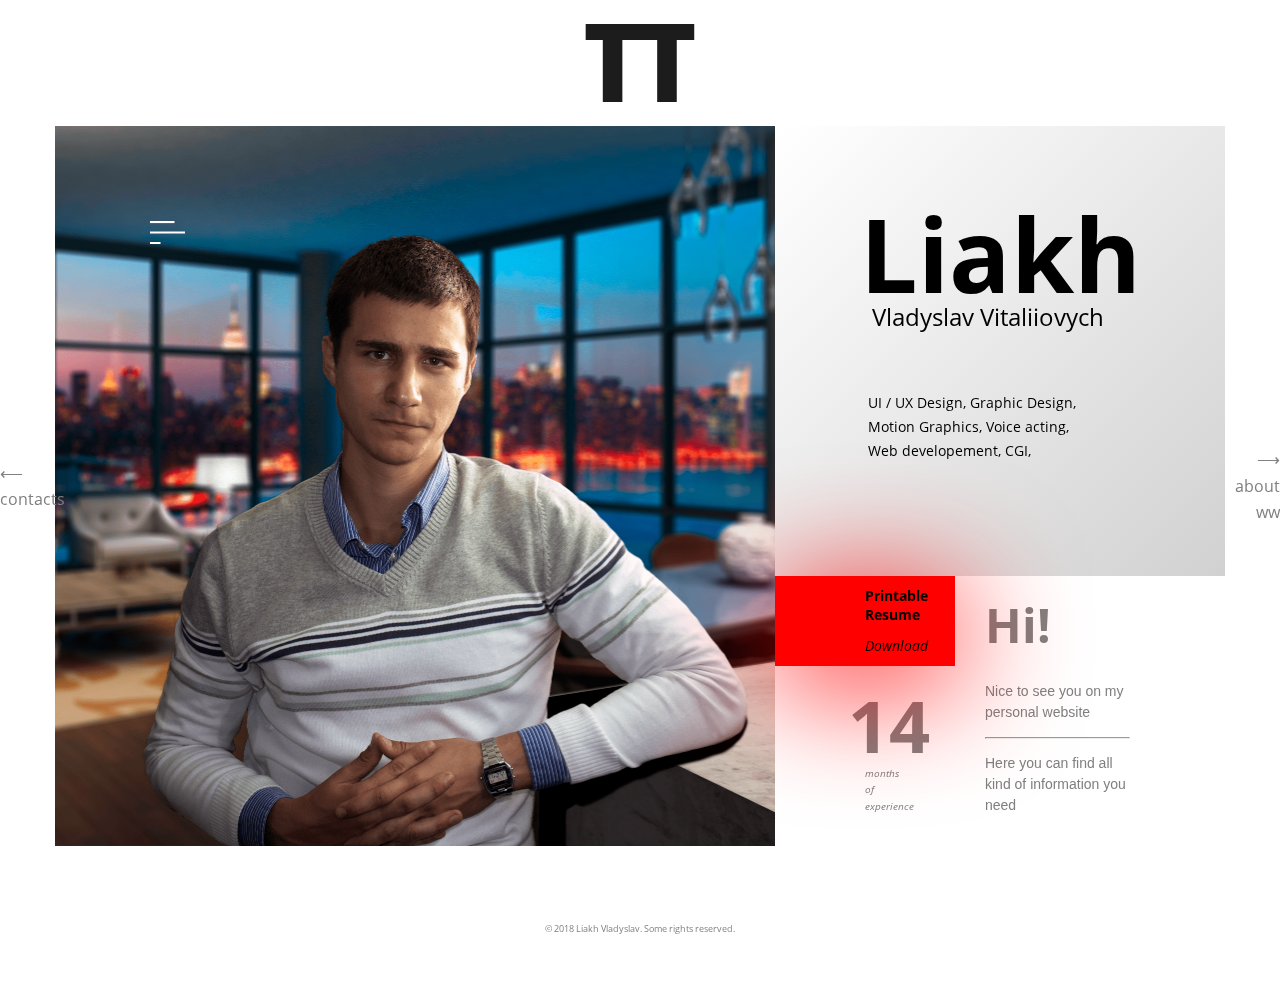
<file: index.html>
<!DOCTYPE html>
<html lang="en">

<head>

  <meta charset="utf-8">

  <title>Wladek Werkstatt: Resume</title>
  <meta name="description" content="">

  <meta name="viewport" content="width=device-width, initial-scale=1, maximum-scale=1">
  <link rel="apple-touch-icon" sizes="57x57" href="/apple-icon-57x57.png">
  <link rel="apple-touch-icon" sizes="60x60" href="/apple-icon-60x60.png">
  <link rel="apple-touch-icon" sizes="72x72" href="/apple-icon-72x72.png">
  <link rel="apple-touch-icon" sizes="76x76" href="/apple-icon-76x76.png">
  <link rel="apple-touch-icon" sizes="114x114" href="/apple-icon-114x114.png">
  <link rel="apple-touch-icon" sizes="120x120" href="/apple-icon-120x120.png">
  <link rel="apple-touch-icon" sizes="144x144" href="/apple-icon-144x144.png">
  <link rel="apple-touch-icon" sizes="152x152" href="/apple-icon-152x152.png">
  <link rel="apple-touch-icon" sizes="180x180" href="/apple-icon-180x180.png">
  <link rel="icon" type="image/png" sizes="192x192" href="/android-icon-192x192.png">
  <link rel="icon" type="image/png" sizes="32x32" href="/favicon-32x32.png">
  <link rel="icon" type="image/png" sizes="96x96" href="/favicon-96x96.png">
  <link rel="icon" type="image/png" sizes="16x16" href="/favicon-16x16.png">
  <link rel="manifest" href="/manifest.json">
  <meta name="msapplication-TileColor" content="#ffffff">
  <meta name="msapplication-TileImage" content="/ms-icon-144x144.png">
  <meta name="theme-color" content="#ffffff">
  <script src="https://ajax.googleapis.com/ajax/libs/jquery/3.2.1/jquery.min.js"></script>
  <script src="js/barba.min.js" charset="utf-8"></script>
  <link rel="stylesheet" href="/css/main.css">
  <link rel="stylesheet" href="https://s3.amazonaws.com/icomoon.io/114779/Socicon/style.css?u8vidh">
  <!-- <audio autoplay loop>
  <source src="audio/Boy Tedson — A night in Cologne (Edit).ogg" type="audio/ogg">
  <source src="audio/Boy Tedson — A night in Cologne (Edit).mp3" type="audio/mpeg">

Your browser does not support the audio element.
</audio> -->
</head>

<body>
  <script type="text/javascript">
    document.body.classList.add('js-loading');
    window.addEventListener("load", showPage);

    function showPage() {
      document.body.classList.remove('js-loading');
    }
  </script>
  <div class="loading">Waiting for "load" event...</div>
  <header class="main-header grid">

    <script src="img/Logo/player.js" charset="utf-8"></script>

    <div id="lottie"></div>

    <script src="img/Logo/WW_logo_svg.js" charset="utf-8"></script>
  </header>

  <div class="menu-cont grid">
    <div class="mnu-btn mnu-toggle">
      <svg version="1" xmlns="http://www.w3.org/2000/svg" viewBox="0 0 50 33">
<style>
  .st2{fill:#fff}
  .st3{fill:#fff}
  .st4{fill:#fff}
</style>
<path class="st2" d="M0 0h35v3H0z" id="MDL_1_"/>
<path class="st3" d="M0 15h50v3H0z" id="MDL"/>
<path class="st4" d="M0 30h15v3H0z" id="TP"/>
</svg>
    </div>
  </div>
  <section class="center grid">
    <div id="barba-wrapper">
      <section class="main-body grid barba-container">
        <script type="text/javascript">
          document.body.classList.add('js-loading');
          window.addEventListener("load", showPage);

          function showPage() {
            document.body.classList.remove('js-loading');
          }
        </script>
        <div class="loading">Waiting for "load" event...</div>
        <div class="main-wrap grid">
          <a href="contacts.html" class="prev">⟵<br>contacts</a>
          <a href="ww.html" class="next">⟶<br>about ww</a>
        </div>
        <div class="photo grid">
          <div class="photo1 grid">
            <div class="nav-bg"></div>
          </div>
          <nav class="off-canvas">
            <ul>
              <li><a href="index.html" class="mnu-li a-act">Homepage</a></li>
              <li><a href="ww.html" class="mnu-li">About WW</a></li>
              <li><a href="about.html" class="mnu-li">About me</a></li>
              <li><a href="experience.html" class="mnu-li">Experience</a></li>
              <li><a href="portfolio.html" class="mnu-li">Portfolio</a></li>
              <li><a href="contacts.html" class="mnu-li">Contacts</a></li>
            </ul>
          </nav>
        </div>
        <div class="about grid">
          <div class="name">
            <span class="scnd-name">Liakh</span><br>
            <span class="frst-name">    Vladyslav Vitaliiovych</span>
          </div>
          <div class="shrt-info">
            <span>UI / UX Design, Graphic Design,<br>Motion Graphics, Voice acting,<br> Web developement, CGI,
</span>
          </div>
        </div>
        <a href="/img/1.png" class="btn-download grid" download>
				<span class="dwnl grid">
				<svg xmlns="http://www.w3.org/2000/svg" viewBox="0 0 48 60">
				  <g id="l1">
				    <path class="st0" d="M33.4 0H1.5v60h45V14l-13-14zm0 3l10.4 11H33.4V3zm11.1 55h-41V2h28v14h13v42zM33.4 0z"/>
				  </g>
				  <path class="st1" d="M32.3 34.5l-8.3 11-8.3-11 1.6-1.3 5.7 7.6V22.3h2v18.7l5.7-7.6z" id="l2"/>
				</svg>
				</span>
				<div class="dw-txt">
			 <p class="dw-pr">Printable <br> Resume</p>
		 <p class="dw">Download</p></div>
			</a>
        <div class="btn-next">
          <p class="mnth">14</p>
          <p class="annot">months of<br>experience</p>
        </div>
        <div class="btn-text">
          <h1>Hi!</h1>
          <p class="nice">Nice to see you on my personal website</p>
          <hr>
          <p class="nice">Here you can find all kind of information you need</p>
        </div>

      </section>
    </div>

  </section>

  <div class="footer grid">
    <a target="_blank" href="mailto:wlodzislaw.lw@gmail.com" class="socicon-mail socicons"></a>
    <a target="_blank" href="https://www.facebook.com/profile.php?id=100004982208307" class="socicon-facebook socicons"></a>
    <a target="_blank" href="https://www.instagram.com/lyakh.vladislav/" class="socicon-instagram socicons"></a>
    <a target="_blank" href="https://www.behance.net/wlodzislaw3516" class="socicon-behance socicons"></a>
    <a target="_blank" href="https://youtube.com" class="socicon-youtube socicons"></a>
    <a target="_blank" href="https://github.com/wladek96" class="socicon-github socicons"></a>
    <a target="_blank" href="https://www.linkedin.com/in/wladekwerkstatt/" class="socicons socicon-linkedin"></a>
    <a target="_blank" href="skype:live:wlodzislaw.lw" class="socicons socicon-skype"></a>
    <a target="_blank" href="tg://resolve?domain=wladekwerkstatt" class="socicons socicon-telegram"></a>
    <a target="_blank" href="tg://resolve?domain=wladekwerkstatt" class="socicons socicon-medium"></a>
    <p class="copyright">© 2018 Liakh Vladyslav. Some rights reserved.</p>
  </div>

</body>
<link rel="stylesheet" href="/css/animations.css">
<script src="js/mnu.js" charset="utf-8"></script>
<!-- <script src="js/nav-btns.js" charset="utf-8"></script> -->
<script type="text/javascript">
  Barba.Pjax.start();
</script>
<script src="js/barb.anim.js" charset="utf-8"></script>


</html>
</file>
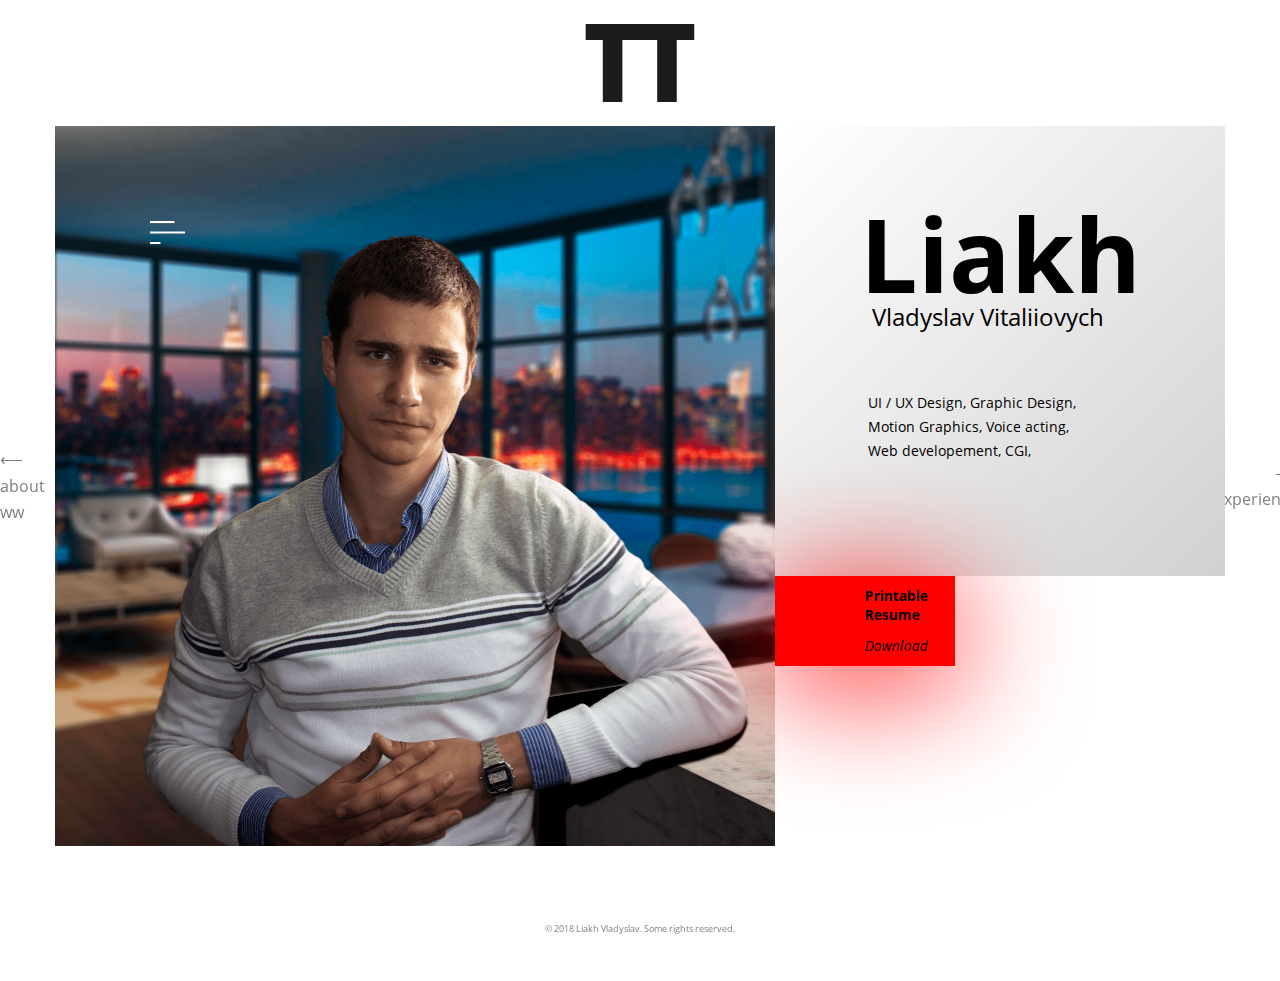
<file: about.html>
<!DOCTYPE html>
<html lang="en">

<head>

  <meta charset="utf-8">

  <title>Wladek Werkstatt: Resume</title>
  <meta name="description" content="">

  <meta name="viewport" content="width=device-width, initial-scale=1, maximum-scale=1">
  <link rel="apple-touch-icon" sizes="57x57" href="/apple-icon-57x57.png">
  <link rel="apple-touch-icon" sizes="60x60" href="/apple-icon-60x60.png">
  <link rel="apple-touch-icon" sizes="72x72" href="/apple-icon-72x72.png">
  <link rel="apple-touch-icon" sizes="76x76" href="/apple-icon-76x76.png">
  <link rel="apple-touch-icon" sizes="114x114" href="/apple-icon-114x114.png">
  <link rel="apple-touch-icon" sizes="120x120" href="/apple-icon-120x120.png">
  <link rel="apple-touch-icon" sizes="144x144" href="/apple-icon-144x144.png">
  <link rel="apple-touch-icon" sizes="152x152" href="/apple-icon-152x152.png">
  <link rel="apple-touch-icon" sizes="180x180" href="/apple-icon-180x180.png">
  <link rel="icon" type="image/png" sizes="192x192" href="/android-icon-192x192.png">
  <link rel="icon" type="image/png" sizes="32x32" href="/favicon-32x32.png">
  <link rel="icon" type="image/png" sizes="96x96" href="/favicon-96x96.png">
  <link rel="icon" type="image/png" sizes="16x16" href="/favicon-16x16.png">
  <link rel="manifest" href="/manifest.json">
  <meta name="msapplication-TileColor" content="#ffffff">
  <meta name="msapplication-TileImage" content="/ms-icon-144x144.png">
  <meta name="theme-color" content="#ffffff">
  <script src="https://ajax.googleapis.com/ajax/libs/jquery/3.2.1/jquery.min.js"></script>
  <script src="js/barba.min.js" charset="utf-8"></script>
  <link rel="stylesheet" href="/css/main.css">
  <link rel="stylesheet" href="https://s3.amazonaws.com/icomoon.io/114779/Socicon/style.css?u8vidh">
  <!-- <audio autoplay loop>
  <source src="audio/Boy Tedson — A night in Cologne (Edit).ogg" type="audio/ogg">
  <source src="audio/Boy Tedson — A night in Cologne (Edit).mp3" type="audio/mpeg">

Your browser does not support the audio element.
</audio> -->
</head>

<body>
  <script type="text/javascript">
    document.body.classList.add('js-loading');
    window.addEventListener("load", showPage);

    function showPage() {
      document.body.classList.remove('js-loading');
    }
  </script>
  <div class="loading">Waiting for "load" event...</div>
  <header class="main-header grid">

    <script src="img/Logo/player.js" charset="utf-8"></script>

    <div id="lottie"></div>

    <script src="img/Logo/WW_logo_svg.js" charset="utf-8"></script>
  </header>

  <div class="menu-cont grid">
    <div class="mnu-btn mnu-toggle">
      <svg version="1" xmlns="http://www.w3.org/2000/svg" viewBox="0 0 50 33">
<style>
  .st2{fill:#fff}
  .st3{fill:#fff}
  .st4{fill:#fff}
</style>
<path class="st2" d="M0 0h35v3H0z" id="MDL_1_"/>
<path class="st3" d="M0 15h50v3H0z" id="MDL"/>
<path class="st4" d="M0 30h15v3H0z" id="TP"/>
</svg>
    </div>
  </div>
  <section class="center grid">
    <div id="barba-wrapper">
      <section class="main-body grid barba-container">
        <script type="text/javascript">
          document.body.classList.add('js-loading');
          window.addEventListener("load", showPage);

          function showPage() {
            document.body.classList.remove('js-loading');
          }
        </script>
        <div class="loading">Waiting for "load" event...</div>
        <div class="main-wrap grid">
          <a href="ww.html" class="prev">⟵<br>about ww</a>
          <a href="experience.html" class="next">⟶<br>experience</a>
        </div>
        <div class="photo grid">
          <div class="photo1 grid">
            <div class="nav-bg"></div>
          </div>
          <nav class="off-canvas">
            <ul>
              <li><a href="index.html" class="mnu-li">Homepage</a></li>
              <li><a href="ww.html" class="mnu-li">About WW</a></li>
              <li><a href="about.html" class="mnu-li a-act">About me</a></li>
              <li><a href="experience.html" class="mnu-li">Experience</a></li>
              <li><a href="portfolio.html" class="mnu-li">Portfolio</a></li>
              <li><a href="contacts.html" class="mnu-li">Contacts</a></li>
            </ul>
          </nav>
        </div>
        <div class="about grid">
          <div class="name">
            <span class="scnd-name">Liakh</span><br>
            <span class="frst-name">    Vladyslav Vitaliiovych</span>
          </div>
          <div class="shrt-info">
            <span>UI / UX Design, Graphic Design,<br>Motion Graphics, Voice acting,<br> Web developement, CGI,
</span>
          </div>
        </div>
        <a href="/img/1.png" class="btn-download grid" download>
				<span class="dwnl grid">
				<svg xmlns="http://www.w3.org/2000/svg" viewBox="0 0 48 60">
				  <g id="l1">
				    <path class="st0" d="M33.4 0H1.5v60h45V14l-13-14zm0 3l10.4 11H33.4V3zm11.1 55h-41V2h28v14h13v42zM33.4 0z"/>
				  </g>
				  <path class="st1" d="M32.3 34.5l-8.3 11-8.3-11 1.6-1.3 5.7 7.6V22.3h2v18.7l5.7-7.6z" id="l2"/>
				</svg>
				</span>
				<div class="dw-txt">
			 <p class="dw-pr">Printable <br> Resume</p>
		 <p class="dw">Download</p></div>
			</a>
        <div class="btn-next">

        </div>
        <div class="btn-text">

        </div>

      </section>
  </div>

  </section>

  <div class="footer grid">
    <a target="_blank" href="mailto:wlodzislaw.lw@gmail.com" class="socicon-mail socicons"></a>
    <a target="_blank" href="https://www.facebook.com/profile.php?id=100004982208307" class="socicon-facebook socicons"></a>
    <a target="_blank" href="https://www.instagram.com/lyakh.vladislav/" class="socicon-instagram socicons"></a>
    <a target="_blank" href="https://www.behance.net/wlodzislaw3516" class="socicon-behance socicons"></a>
    <a target="_blank" href="https://youtube.com" class="socicon-youtube socicons"></a>
    <a target="_blank" href="https://github.com/wladek96" class="socicon-github socicons"></a>
    <a target="_blank" href="https://www.linkedin.com/in/wladekwerkstatt/" class="socicons socicon-linkedin"></a>
    <a target="_blank" href="skype:live:wlodzislaw.lw" class="socicons socicon-skype"></a>
    <a target="_blank" href="tg://resolve?domain=wladekwerkstatt" class="socicons socicon-telegram"></a>
    <a target="_blank" href="tg://resolve?domain=wladekwerkstatt" class="socicons socicon-medium"></a>
    <p class="copyright">© 2018 Liakh Vladyslav. Some rights reserved.</p>
  </div>

</body>
<link rel="stylesheet" href="/css/animations.css">
<script src="js/mnu.js" charset="utf-8"></script>
<!-- <script src="js/nav-btns.js" charset="utf-8"></script> -->
<script type="text/javascript">
  Barba.Pjax.start();
</script>
<script src="js/barb.anim.js" charset="utf-8"></script>


</html>
</file>
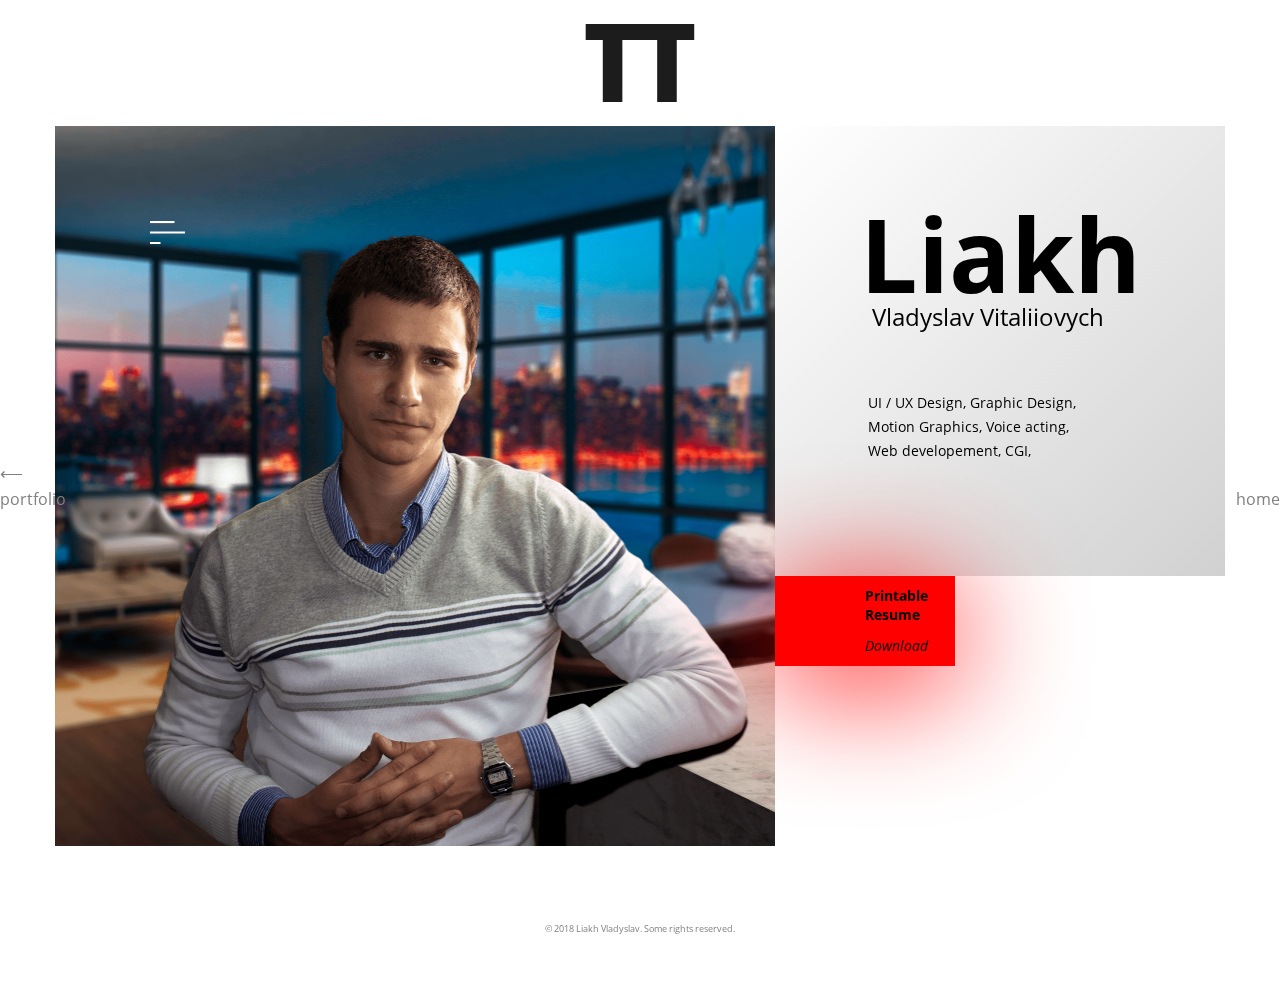
<file: contacts.html>
<!DOCTYPE html>
<html lang="en">

<head>

  <meta charset="utf-8">

  <title>Wladek Werkstatt: Resume</title>
  <meta name="description" content="">

  <meta name="viewport" content="width=device-width, initial-scale=1, maximum-scale=1">
  <link rel="apple-touch-icon" sizes="57x57" href="/apple-icon-57x57.png">
  <link rel="apple-touch-icon" sizes="60x60" href="/apple-icon-60x60.png">
  <link rel="apple-touch-icon" sizes="72x72" href="/apple-icon-72x72.png">
  <link rel="apple-touch-icon" sizes="76x76" href="/apple-icon-76x76.png">
  <link rel="apple-touch-icon" sizes="114x114" href="/apple-icon-114x114.png">
  <link rel="apple-touch-icon" sizes="120x120" href="/apple-icon-120x120.png">
  <link rel="apple-touch-icon" sizes="144x144" href="/apple-icon-144x144.png">
  <link rel="apple-touch-icon" sizes="152x152" href="/apple-icon-152x152.png">
  <link rel="apple-touch-icon" sizes="180x180" href="/apple-icon-180x180.png">
  <link rel="icon" type="image/png" sizes="192x192" href="/android-icon-192x192.png">
  <link rel="icon" type="image/png" sizes="32x32" href="/favicon-32x32.png">
  <link rel="icon" type="image/png" sizes="96x96" href="/favicon-96x96.png">
  <link rel="icon" type="image/png" sizes="16x16" href="/favicon-16x16.png">
  <link rel="manifest" href="/manifest.json">
  <meta name="msapplication-TileColor" content="#ffffff">
  <meta name="msapplication-TileImage" content="/ms-icon-144x144.png">
  <meta name="theme-color" content="#ffffff">
  <script src="https://ajax.googleapis.com/ajax/libs/jquery/3.2.1/jquery.min.js"></script>
  <script src="js/barba.min.js" charset="utf-8"></script>
  <link rel="stylesheet" href="/css/main.css">
  <link rel="stylesheet" href="https://s3.amazonaws.com/icomoon.io/114779/Socicon/style.css?u8vidh">
  <!-- <audio autoplay loop>
  <source src="audio/Boy Tedson — A night in Cologne (Edit).ogg" type="audio/ogg">
  <source src="audio/Boy Tedson — A night in Cologne (Edit).mp3" type="audio/mpeg">

Your browser does not support the audio element.
</audio> -->
</head>

<body>
  <script type="text/javascript">
    document.body.classList.add('js-loading');
    window.addEventListener("load", showPage);

    function showPage() {
      document.body.classList.remove('js-loading');
    }
  </script>
  <div class="loading">Waiting for "load" event...</div>
  <header class="main-header grid">

    <script src="img/Logo/player.js" charset="utf-8"></script>

    <div id="lottie"></div>

    <script src="img/Logo/WW_logo_svg.js" charset="utf-8"></script>
  </header>

  <div class="menu-cont grid">
    <div class="mnu-btn mnu-toggle">
      <svg version="1" xmlns="http://www.w3.org/2000/svg" viewBox="0 0 50 33">
<style>
  .st2{fill:#fff}
  .st3{fill:#fff}
  .st4{fill:#fff}
</style>
<path class="st2" d="M0 0h35v3H0z" id="MDL_1_"/>
<path class="st3" d="M0 15h50v3H0z" id="MDL"/>
<path class="st4" d="M0 30h15v3H0z" id="TP"/>
</svg>
    </div>
  </div>
  <section class="center grid">
    <div id="barba-wrapper">
      <section class="main-body grid barba-container">
        <script type="text/javascript">
          document.body.classList.add('js-loading');
          window.addEventListener("load", showPage);

          function showPage() {
            document.body.classList.remove('js-loading');
          }
        </script>
        <div class="loading">Waiting for "load" event...</div>
        <div class="main-wrap grid">
          <a href="portfolio.html" class="prev">⟵<br>portfolio</a>
          <a href="index.html" class="next">⟶<br>homepage</a>
        </div>
        <div class="photo grid">
          <div class="photo1 grid">
            <div class="nav-bg"></div>
          </div>
          <nav class="off-canvas">
            <ul>
              <li><a  href="index.html" class="mnu-li">Homepage</a></li>
              <li><a href="ww.html" class="mnu-li">About WW</a></li>
              <li><a href="about.html" class="mnu-li">About me</a></li>
              <li><a href="experience.html" class="mnu-li">Experience</a></li>
              <li><a href="portfolio.html" class="mnu-li">Portfolio</a></li>
              <li><a href="contacts.html" class="mnu-li a-act">Contacts</a></li>
            </ul>
          </nav>
        </div>
        <div class="about grid">
          <div class="name">
            <span class="scnd-name">Liakh</span><br>
            <span class="frst-name">    Vladyslav Vitaliiovych</span>
          </div>
          <div class="shrt-info">
            <span>UI / UX Design, Graphic Design,<br>Motion Graphics, Voice acting,<br> Web developement, CGI,
</span>
          </div>
        </div>
        <a href="/img/1.png" class="btn-download grid" download>
				<span class="dwnl grid">
				<svg xmlns="http://www.w3.org/2000/svg" viewBox="0 0 48 60">
				  <g id="l1">
				    <path class="st0" d="M33.4 0H1.5v60h45V14l-13-14zm0 3l10.4 11H33.4V3zm11.1 55h-41V2h28v14h13v42zM33.4 0z"/>
				  </g>
				  <path class="st1" d="M32.3 34.5l-8.3 11-8.3-11 1.6-1.3 5.7 7.6V22.3h2v18.7l5.7-7.6z" id="l2"/>
				</svg>
				</span>
				<div class="dw-txt">
			 <p class="dw-pr">Printable <br> Resume</p>
		 <p class="dw">Download</p></div>
			</a>
        <div class="btn-next">

        </div>
        <div class="btn-text">

        </div>

      </section>
  </div>

  </section>

  <div class="footer grid">
    <a target="_blank" href="mailto:wlodzislaw.lw@gmail.com" class="socicon-mail socicons"></a>
    <a target="_blank" href="https://www.facebook.com/profile.php?id=100004982208307" class="socicon-facebook socicons"></a>
    <a target="_blank" href="https://www.instagram.com/lyakh.vladislav/" class="socicon-instagram socicons"></a>
    <a target="_blank" href="https://www.behance.net/wlodzislaw3516" class="socicon-behance socicons"></a>
    <a target="_blank" href="https://youtube.com" class="socicon-youtube socicons"></a>
    <a target="_blank" href="https://github.com/wladek96" class="socicon-github socicons"></a>
    <a target="_blank" href="https://www.linkedin.com/in/wladekwerkstatt/" class="socicons socicon-linkedin"></a>
    <a target="_blank" href="skype:live:wlodzislaw.lw" class="socicons socicon-skype"></a>
    <a target="_blank" href="tg://resolve?domain=wladekwerkstatt" class="socicons socicon-telegram"></a>
    <a href="tg://resolve?domain=wladekwerkstatt" class="socicons socicon-medium"></a>
    <p class="copyright">© 2018 Liakh Vladyslav. Some rights reserved.</p>
  </div>

</body>
<link rel="stylesheet" href="/css/animations.css">
<script src="js/mnu.js" charset="utf-8"></script>
<!-- <script src="js/nav-btns.js" charset="utf-8"></script> -->
<script type="text/javascript">
  Barba.Pjax.start();
</script>
<script src="js/barb.anim.js" charset="utf-8"></script>


</html>
</file>
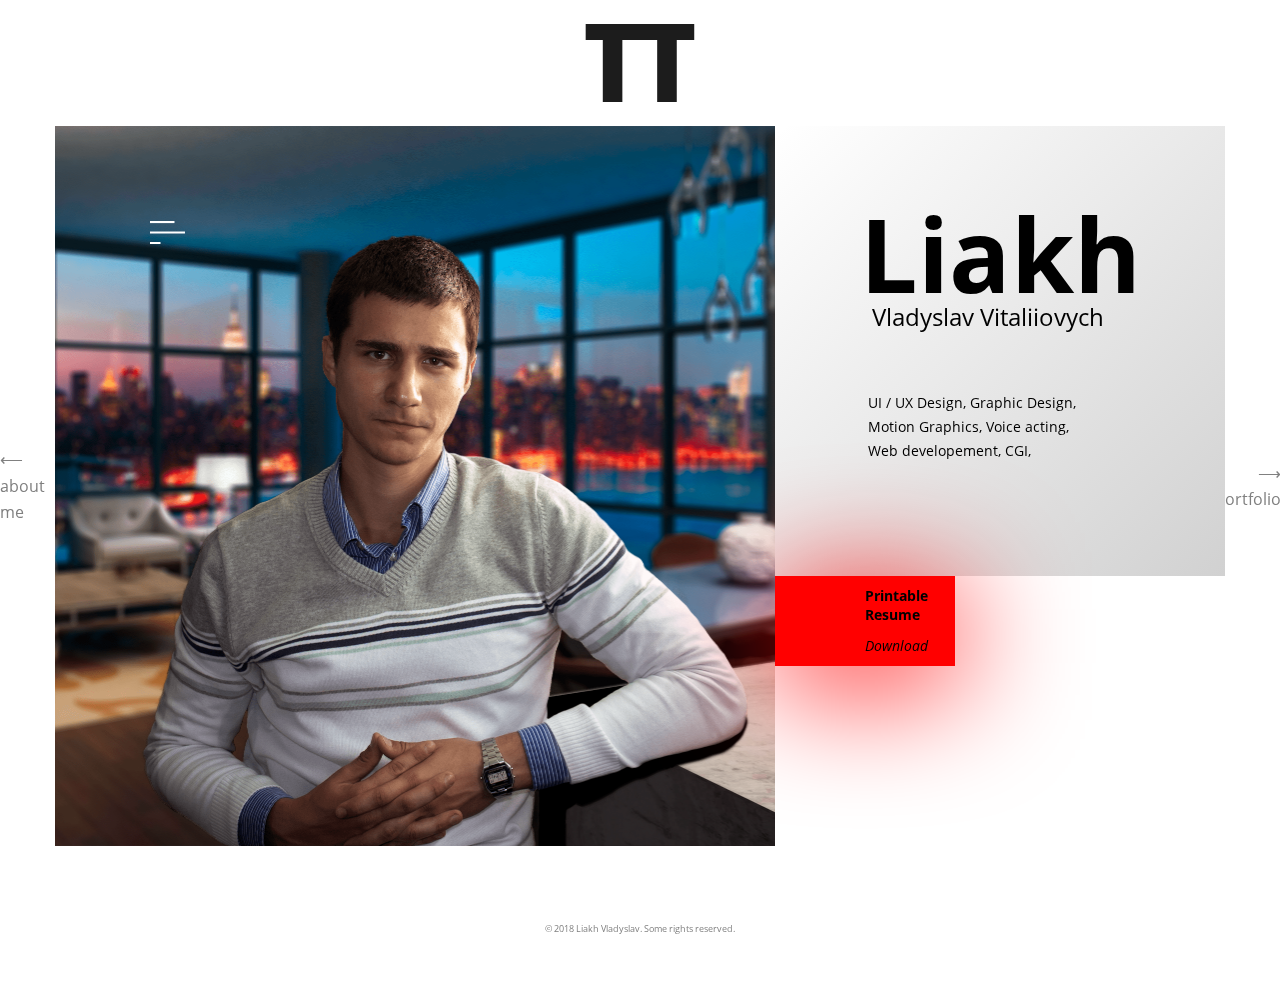
<file: experience.html>
<!DOCTYPE html>
<html lang="en">

<head>

  <meta charset="utf-8">

  <title>Wladek Werkstatt: Resume</title>
  <meta name="description" content="">

  <meta name="viewport" content="width=device-width, initial-scale=1, maximum-scale=1">
  <link rel="apple-touch-icon" sizes="57x57" href="/apple-icon-57x57.png">
  <link rel="apple-touch-icon" sizes="60x60" href="/apple-icon-60x60.png">
  <link rel="apple-touch-icon" sizes="72x72" href="/apple-icon-72x72.png">
  <link rel="apple-touch-icon" sizes="76x76" href="/apple-icon-76x76.png">
  <link rel="apple-touch-icon" sizes="114x114" href="/apple-icon-114x114.png">
  <link rel="apple-touch-icon" sizes="120x120" href="/apple-icon-120x120.png">
  <link rel="apple-touch-icon" sizes="144x144" href="/apple-icon-144x144.png">
  <link rel="apple-touch-icon" sizes="152x152" href="/apple-icon-152x152.png">
  <link rel="apple-touch-icon" sizes="180x180" href="/apple-icon-180x180.png">
  <link rel="icon" type="image/png" sizes="192x192" href="/android-icon-192x192.png">
  <link rel="icon" type="image/png" sizes="32x32" href="/favicon-32x32.png">
  <link rel="icon" type="image/png" sizes="96x96" href="/favicon-96x96.png">
  <link rel="icon" type="image/png" sizes="16x16" href="/favicon-16x16.png">
  <link rel="manifest" href="/manifest.json">
  <meta name="msapplication-TileColor" content="#ffffff">
  <meta name="msapplication-TileImage" content="/ms-icon-144x144.png">
  <meta name="theme-color" content="#ffffff">
  <script src="https://ajax.googleapis.com/ajax/libs/jquery/3.2.1/jquery.min.js"></script>
  <script src="js/barba.min.js" charset="utf-8"></script>
  <link rel="stylesheet" href="/css/main.css">
  <link rel="stylesheet" href="https://s3.amazonaws.com/icomoon.io/114779/Socicon/style.css?u8vidh">
  <!-- <audio autoplay loop>
  <source src="audio/Boy Tedson — A night in Cologne (Edit).ogg" type="audio/ogg">
  <source src="audio/Boy Tedson — A night in Cologne (Edit).mp3" type="audio/mpeg">

Your browser does not support the audio element.
</audio> -->
</head>

<body>
  <script type="text/javascript">
    document.body.classList.add('js-loading');
    window.addEventListener("load", showPage);

    function showPage() {
      document.body.classList.remove('js-loading');
    }
  </script>
  <div class="loading">Waiting for "load" event...</div>
  <header class="main-header grid">

    <script src="img/Logo/player.js" charset="utf-8"></script>

    <div id="lottie"></div>

    <script src="img/Logo/WW_logo_svg.js" charset="utf-8"></script>
  </header>

  <div class="menu-cont grid">
    <div class="mnu-btn mnu-toggle">
      <svg version="1" xmlns="http://www.w3.org/2000/svg" viewBox="0 0 50 33">
<style>
  .st2{fill:#fff}
  .st3{fill:#fff}
  .st4{fill:#fff}
</style>
<path class="st2" d="M0 0h35v3H0z" id="MDL_1_"/>
<path class="st3" d="M0 15h50v3H0z" id="MDL"/>
<path class="st4" d="M0 30h15v3H0z" id="TP"/>
</svg>
    </div>
  </div>
  <section class="center grid">
    <div id="barba-wrapper">
      <section class="main-body grid barba-container">
        <script type="text/javascript">
          document.body.classList.add('js-loading');
          window.addEventListener("load", showPage);

          function showPage() {
            document.body.classList.remove('js-loading');
          }
        </script>
        <div class="loading">Waiting for "load" event...</div>
        <div class="main-wrap grid">
          <a href="about.html" class="prev">⟵<br>about me</a>
          <a href="portfolio.html" class="next">⟶<br>portfolio</a>
        </div>
        <div class="photo grid">
          <div class="photo1 grid">
            <div class="nav-bg"></div>
          </div>
          <nav class="off-canvas">
            <ul>
              <li><a href="index.html" class="mnu-li">Homepage</a></li>
              <li><a href="ww.html" class="mnu-li">About WW</a></li>
              <li><a href="about.html" class="mnu-li">About me</a></li>
              <li><a href="experience.html" class="mnu-li a-act">Experience</a></li>
              <li><a href="portfolio.html" class="mnu-li">Portfolio</a></li>
              <li><a href="contacts.html" class="mnu-li">Contacts</a></li>
            </ul>
          </nav>
        </div>
        <div class="about grid">
          <div class="name">
            <span class="scnd-name">Liakh</span><br>
            <span class="frst-name">    Vladyslav Vitaliiovych</span>
          </div>
          <div class="shrt-info">
            <span>UI / UX Design, Graphic Design,<br>Motion Graphics, Voice acting,<br> Web developement, CGI,
</span>
          </div>
        </div>
        <a href="/img/1.png" class="btn-download grid" download>
				<span class="dwnl grid">
				<svg xmlns="http://www.w3.org/2000/svg" viewBox="0 0 48 60">
				  <g id="l1">
				    <path class="st0" d="M33.4 0H1.5v60h45V14l-13-14zm0 3l10.4 11H33.4V3zm11.1 55h-41V2h28v14h13v42zM33.4 0z"/>
				  </g>
				  <path class="st1" d="M32.3 34.5l-8.3 11-8.3-11 1.6-1.3 5.7 7.6V22.3h2v18.7l5.7-7.6z" id="l2"/>
				</svg>
				</span>
				<div class="dw-txt">
			 <p class="dw-pr">Printable <br> Resume</p>
		 <p class="dw">Download</p></div>
			</a>
        <div class="btn-next">

        </div>
        <div class="btn-text">

        </div>

      </section>
  </div>

  </section>

  <div class="footer grid">
    <a target="_blank" href="mailto:wlodzislaw.lw@gmail.com" class="socicon-mail socicons"></a>
    <a target="_blank" href="https://www.facebook.com/profile.php?id=100004982208307" class="socicon-facebook socicons"></a>
    <a target="_blank" href="https://www.instagram.com/lyakh.vladislav/" class="socicon-instagram socicons"></a>
    <a target="_blank" href="https://www.behance.net/wlodzislaw3516" class="socicon-behance socicons"></a>
    <a target="_blank" href="https://youtube.com" class="socicon-youtube socicons"></a>
    <a target="_blank" href="https://github.com/wladek96" class="socicon-github socicons"></a>
    <a target="_blank" href="https://www.linkedin.com/in/wladekwerkstatt/" class="socicons socicon-linkedin"></a>
    <a target="_blank" href="skype:live:wlodzislaw.lw" class="socicons socicon-skype"></a>
    <a target="_blank" href="tg://resolve?domain=wladekwerkstatt" class="socicons socicon-telegram"></a>
    <a target="_blank" href="tg://resolve?domain=wladekwerkstatt" class="socicons socicon-medium"></a>
    <p class="copyright">© 2018 Liakh Vladyslav. Some rights reserved.</p>
  </div>

</body>
<link rel="stylesheet" href="/css/animations.css">
<script src="js/mnu.js" charset="utf-8"></script>
<!-- <script src="js/nav-btns.js" charset="utf-8"></script> -->
<script type="text/javascript">
  Barba.Pjax.start();
</script>
<script src="js/barb.anim.js" charset="utf-8"></script>


</html>
</file>
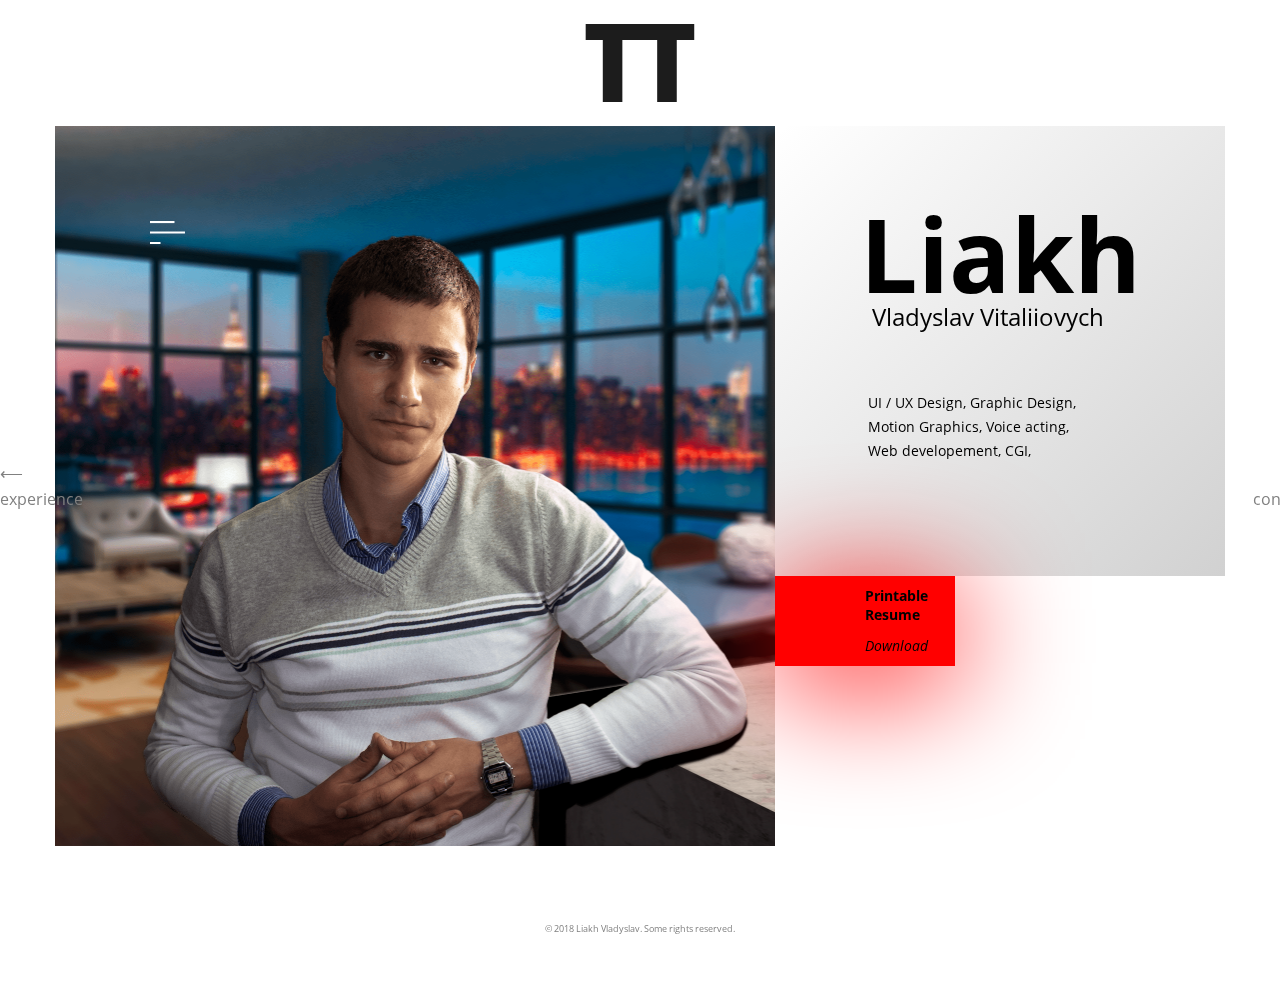
<file: portfolio.html>
<!DOCTYPE html>
<html lang="en">

<head>

  <meta charset="utf-8">

  <title>Wladek Werkstatt: Resume</title>
  <meta name="description" content="">

  <meta name="viewport" content="width=device-width, initial-scale=1, maximum-scale=1">
  <link rel="apple-touch-icon" sizes="57x57" href="/apple-icon-57x57.png">
  <link rel="apple-touch-icon" sizes="60x60" href="/apple-icon-60x60.png">
  <link rel="apple-touch-icon" sizes="72x72" href="/apple-icon-72x72.png">
  <link rel="apple-touch-icon" sizes="76x76" href="/apple-icon-76x76.png">
  <link rel="apple-touch-icon" sizes="114x114" href="/apple-icon-114x114.png">
  <link rel="apple-touch-icon" sizes="120x120" href="/apple-icon-120x120.png">
  <link rel="apple-touch-icon" sizes="144x144" href="/apple-icon-144x144.png">
  <link rel="apple-touch-icon" sizes="152x152" href="/apple-icon-152x152.png">
  <link rel="apple-touch-icon" sizes="180x180" href="/apple-icon-180x180.png">
  <link rel="icon" type="image/png" sizes="192x192" href="/android-icon-192x192.png">
  <link rel="icon" type="image/png" sizes="32x32" href="/favicon-32x32.png">
  <link rel="icon" type="image/png" sizes="96x96" href="/favicon-96x96.png">
  <link rel="icon" type="image/png" sizes="16x16" href="/favicon-16x16.png">
  <link rel="manifest" href="/manifest.json">
  <meta name="msapplication-TileColor" content="#ffffff">
  <meta name="msapplication-TileImage" content="/ms-icon-144x144.png">
  <meta name="theme-color" content="#ffffff">
  <script src="https://ajax.googleapis.com/ajax/libs/jquery/3.2.1/jquery.min.js"></script>
  <script src="js/barba.min.js" charset="utf-8"></script>
  <link rel="stylesheet" href="/css/main.css">
  <link rel="stylesheet" href="https://s3.amazonaws.com/icomoon.io/114779/Socicon/style.css?u8vidh">
  <!-- <audio autoplay loop>
  <source src="audio/Boy Tedson — A night in Cologne (Edit).ogg" type="audio/ogg">
  <source src="audio/Boy Tedson — A night in Cologne (Edit).mp3" type="audio/mpeg">

Your browser does not support the audio element.
</audio> -->
</head>

<body>
  <script type="text/javascript">
    document.body.classList.add('js-loading');
    window.addEventListener("load", showPage);

    function showPage() {
      document.body.classList.remove('js-loading');
    }
  </script>
  <div class="loading">Waiting for "load" event...</div>
  <header class="main-header grid">

    <script src="img/Logo/player.js" charset="utf-8"></script>

    <div id="lottie"></div>

    <script src="img/Logo/WW_logo_svg.js" charset="utf-8"></script>
  </header>

  <div class="menu-cont grid">
    <div class="mnu-btn mnu-toggle">
      <svg version="1" xmlns="http://www.w3.org/2000/svg" viewBox="0 0 50 33">
<style>
  .st2{fill:#fff}
  .st3{fill:#fff}
  .st4{fill:#fff}
</style>
<path class="st2" d="M0 0h35v3H0z" id="MDL_1_"/>
<path class="st3" d="M0 15h50v3H0z" id="MDL"/>
<path class="st4" d="M0 30h15v3H0z" id="TP"/>
</svg>
    </div>
  </div>
  <section class="center grid">
    <div id="barba-wrapper">
      <section class="main-body grid barba-container">
        <script type="text/javascript">
          document.body.classList.add('js-loading');
          window.addEventListener("load", showPage);

          function showPage() {
            document.body.classList.remove('js-loading');
          }
        </script>
        <div class="loading">Waiting for "load" event...</div>
        <div class="main-wrap grid">
          <a href="experience.html" class="prev">⟵<br>experience</a>
          <a href="contacts.html" class="next">⟶<br>contacts</a>
        </div>

        <div class="photo grid">
          <div class="photo1 grid">
            <div class="nav-bg"></div>
          </div>
          <nav class="off-canvas">
            <ul>
              <li><a href="index.html" class="mnu-li">Homepage</a></li>
              <li><a href="ww.html" class="mnu-li">About WW</a></li>
              <li><a href="about.html" class="mnu-li">About me</a></li>
              <li><a href="experience.html" class="mnu-li">Experience</a></li>
              <li><a href="portfolio.html" class="mnu-li a-act">Portfolio</a></li>
              <li><a href="contacts.html" class="mnu-li">Contacts</a></li>
            </ul>
          </nav>
        </div>
        <div class="about grid">
          <div class="name">
            <span class="scnd-name">Liakh</span><br>
            <span class="frst-name">    Vladyslav Vitaliiovych</span>
          </div>
          <div class="shrt-info">
            <span>UI / UX Design, Graphic Design,<br>Motion Graphics, Voice acting,<br> Web developement, CGI,
</span>
          </div>
        </div>
        <a href="/img/1.png" class="btn-download grid" download>
				<span class="dwnl grid">
				<svg xmlns="http://www.w3.org/2000/svg" viewBox="0 0 48 60">
				  <g id="l1">
				    <path class="st0" d="M33.4 0H1.5v60h45V14l-13-14zm0 3l10.4 11H33.4V3zm11.1 55h-41V2h28v14h13v42zM33.4 0z"/>
				  </g>
				  <path class="st1" d="M32.3 34.5l-8.3 11-8.3-11 1.6-1.3 5.7 7.6V22.3h2v18.7l5.7-7.6z" id="l2"/>
				</svg>
				</span>
				<div class="dw-txt">
			 <p class="dw-pr">Printable <br> Resume</p>
		 <p class="dw">Download</p></div>
			</a>
        <div class="btn-next">

        </div>
        <div class="btn-text">

        </div>

      </section>
  </div>

  </section>

  <div class="footer grid">
    <a target="_blank" href="mailto:wlodzislaw.lw@gmail.com" class="socicon-mail socicons"></a>
    <a target="_blank" href="https://www.facebook.com/profile.php?id=100004982208307" class="socicon-facebook socicons"></a>
    <a target="_blank" href="https://www.instagram.com/lyakh.vladislav/" class="socicon-instagram socicons"></a>
    <a target="_blank" href="https://www.behance.net/wlodzislaw3516" class="socicon-behance socicons"></a>
    <a target="_blank" href="https://youtube.com" class="socicon-youtube socicons"></a>
    <a target="_blank" href="https://github.com/wladek96" class="socicon-github socicons"></a>
    <a target="_blank" href="https://www.linkedin.com/in/wladekwerkstatt/" class="socicons socicon-linkedin"></a>
    <a target="_blank" href="skype:live:wlodzislaw.lw" class="socicons socicon-skype"></a>
    <a target="_blank" href="tg://resolve?domain=wladekwerkstatt" class="socicons socicon-telegram"></a>
    <a target="_blank" href="tg://resolve?domain=wladekwerkstatt" class="socicons socicon-medium"></a>
    <p class="copyright">© 2018 Liakh Vladyslav. Some rights reserved.</p>
  </div>

</body>
<link rel="stylesheet" href="/css/animations.css">
<script src="js/mnu.js" charset="utf-8"></script>
<!-- <script src="js/nav-btns.js" charset="utf-8"></script> -->
<script type="text/javascript">
  Barba.Pjax.start();
</script>
<script src="js/barb.anim.js" charset="utf-8"></script>


</html>
</file>
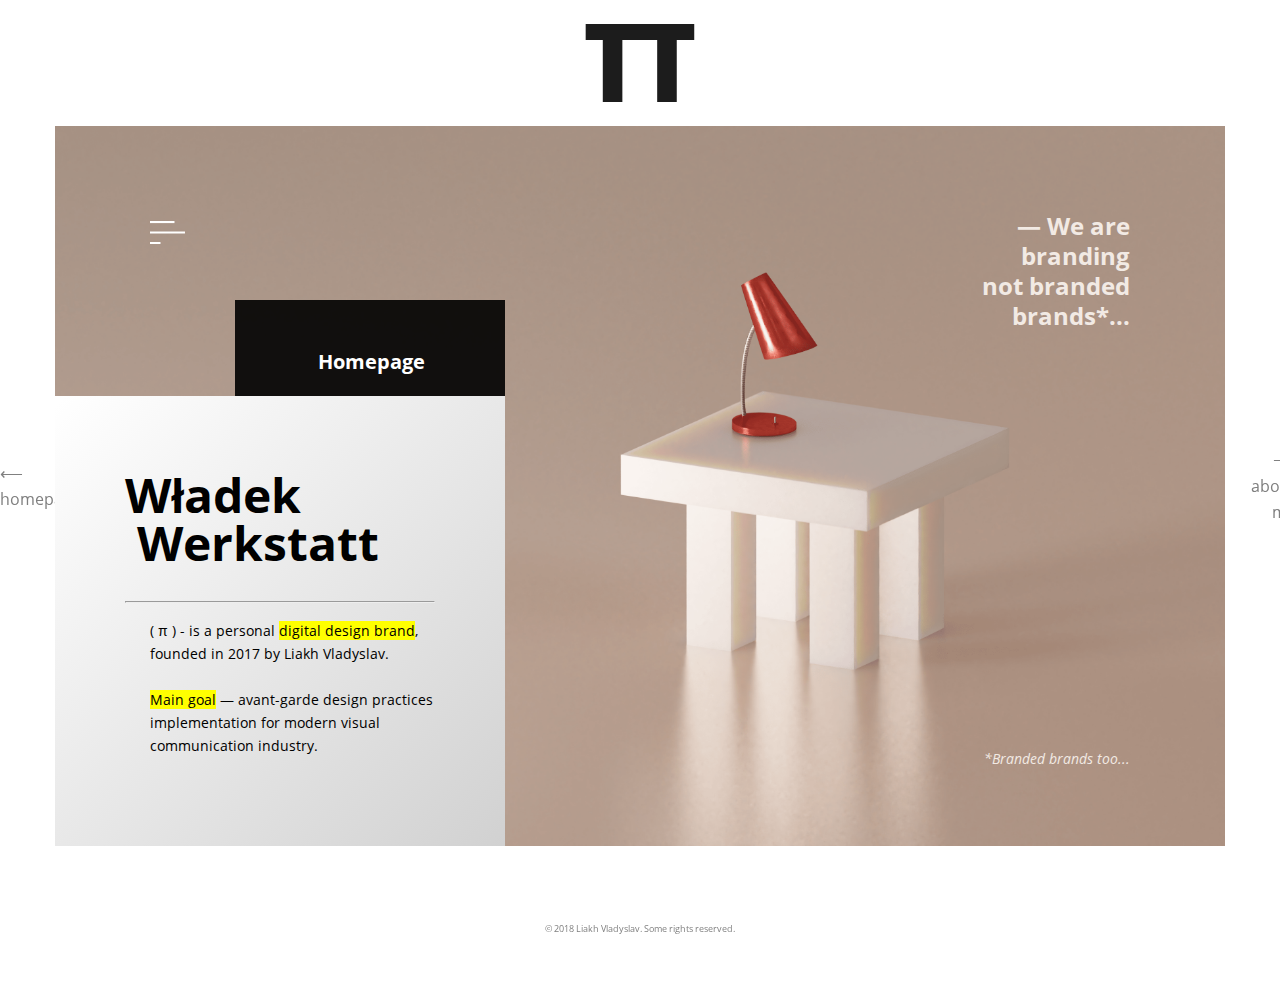
<file: ww.html>
<!DOCTYPE html>
<html lang="en">

<head>

  <meta charset="utf-8">

  <title>Wladek Werkstatt: Resume</title>
  <meta name="description" content="">

  <meta name="viewport" content="width=device-width, initial-scale=1, maximum-scale=1">
  <link rel="apple-touch-icon" sizes="57x57" href="/apple-icon-57x57.png">
  <link rel="apple-touch-icon" sizes="60x60" href="/apple-icon-60x60.png">
  <link rel="apple-touch-icon" sizes="72x72" href="/apple-icon-72x72.png">
  <link rel="apple-touch-icon" sizes="76x76" href="/apple-icon-76x76.png">
  <link rel="apple-touch-icon" sizes="114x114" href="/apple-icon-114x114.png">
  <link rel="apple-touch-icon" sizes="120x120" href="/apple-icon-120x120.png">
  <link rel="apple-touch-icon" sizes="144x144" href="/apple-icon-144x144.png">
  <link rel="apple-touch-icon" sizes="152x152" href="/apple-icon-152x152.png">
  <link rel="apple-touch-icon" sizes="180x180" href="/apple-icon-180x180.png">
  <link rel="icon" type="image/png" sizes="192x192" href="/android-icon-192x192.png">
  <link rel="icon" type="image/png" sizes="32x32" href="/favicon-32x32.png">
  <link rel="icon" type="image/png" sizes="96x96" href="/favicon-96x96.png">
  <link rel="icon" type="image/png" sizes="16x16" href="/favicon-16x16.png">
  <link rel="manifest" href="/manifest.json">
  <meta name="msapplication-TileColor" content="#ffffff">
  <meta name="msapplication-TileImage" content="/ms-icon-144x144.png">
  <meta name="theme-color" content="#ffffff">
  <script src="https://ajax.googleapis.com/ajax/libs/jquery/3.2.1/jquery.min.js"></script>
  <script src="js/barba.min.js" charset="utf-8"></script>
  <link rel="stylesheet" href="/css/main.css">
  <link rel="stylesheet" href="https://s3.amazonaws.com/icomoon.io/114779/Socicon/style.css?u8vidh">
  <!-- <audio autoplay loop>
  <source src="audio/Boy Tedson — A night in Cologne (Edit).ogg" type="audio/ogg">
  <source src="audio/Boy Tedson — A night in Cologne (Edit).mp3" type="audio/mpeg">

Your browser does not support the audio element.
</audio> -->
</head>

<body>
  <script type="text/javascript">
    document.body.classList.add('js-loading');
    window.addEventListener("load", showPage);

    function showPage() {
      document.body.classList.remove('js-loading');
    }
  </script>
  <div class="loading">Waiting for "load" event...</div>
  <header class="main-header grid">

    <script src="img/Logo/player.js" charset="utf-8"></script>

    <div id="lottie"></div>

    <script src="img/Logo/WW_logo_svg.js" charset="utf-8"></script>
  </header>

  <div class="menu-cont grid">
    <div class="mnu-btn mnu-toggle">
      <svg version="1" xmlns="http://www.w3.org/2000/svg" viewBox="0 0 50 33">
<style>
  .st2{fill:#fff}
  .st3{fill:#fff}
  .st4{fill:#fff}
</style>
<path class="st2" d="M0 0h35v3H0z" id="MDL_1_"/>
<path class="st3" d="M0 15h50v3H0z" id="MDL"/>
<path class="st4" d="M0 30h15v3H0z" id="TP"/>
</svg>
    </div>
  </div>
  <section class="center grid">
    <div id="barba-wrapper">
      <section class="main-body grid barba-container">
        <script type="text/javascript">
          document.body.classList.add('js-loading');
          window.addEventListener("load", showPage);

          function showPage() {
            document.body.classList.remove('js-loading');
          }
        </script>
        <div class="loading">Waiting for "load" event...</div>
        <div class="ww-bg grid">
          <div class="main-wrap grid">
            <a href="index.html" class="prev">⟵<br>homepage</a>
            <a href="about.html" class="next">⟶<br>about me</a>
          </div>
          <div class="ww-big grid">
            <h1 class="thesis">— We are branding<br>not branded brands*...</h1>
            <h2 class="thesis-sub">*Branded brands too...</h2>
            <div class="ww-nav-bg"></div>
            <nav class="ww-off-canvas">
              <ul>
                <li><a href="index.html" class="mnu-li">Homepage</a></li>
                <li><a href="ww.html" class="mnu-li a-act">About WW</a></li>
                <li><a href="about.html" class="mnu-li">About me</a></li>
                <li><a href="experience.html" class="mnu-li">Experience</a></li>
                <li><a href="portfolio.html" class="mnu-li">Portfolio</a></li>
                <li><a href="contacts.html" class="mnu-li">Contacts</a></li>
              </ul>
            </nav>
          </div>
          <div class="ww-about grid">
            <div class="ww-name">
              <p class="ww-ww">Władek<br> Werkstatt</p><br><hr>
              <p class="ww-determ">( π ) - is a personal
                  <mark>digital design brand</mark>, founded in 2017 by Liakh Vladyslav. <br><br><mark>Main goal</mark> — avant-garde design practices implementation for modern visual communication industry.</p>
            </div>
          </div>
          <div class="btn-next">

          </div>
          <div class="btn-text">

          </div>
        </div>
      </section>
    </div>

  </section>

  <div class="footer grid">
    <a target="_blank" href="mailto:wlodzislaw.lw@gmail.com" class="socicon-mail socicons"></a>
    <a target="_blank" href="https://www.facebook.com/profile.php?id=100004982208307" class="socicon-facebook socicons"></a>
    <a target="_blank" href="https://www.instagram.com/lyakh.vladislav/" class="socicon-instagram socicons"></a>
    <a target="_blank" href="https://www.behance.net/wlodzislaw3516" class="socicon-behance socicons"></a>
    <a target="_blank" href="https://youtube.com" class="socicon-youtube socicons"></a>
    <a target="_blank" href="https://github.com/wladek96" class="socicon-github socicons"></a>
    <a target="_blank" href="https://www.linkedin.com/in/wladekwerkstatt/" class="socicons socicon-linkedin"></a>
    <a target="_blank" href="skype:live:wlodzislaw.lw" class="socicons socicon-skype"></a>
    <a target="_blank" href="tg://resolve?domain=wladekwerkstatt" class="socicons socicon-telegram"></a>
    <a target="_blank" href="tg://resolve?domain=wladekwerkstatt" class="socicons socicon-medium"></a>
    <p class="copyright">© 2018 Liakh Vladyslav. Some rights reserved.</p>
  </div>

</body>
<link rel="stylesheet" href="/css/animations.css">
<script src="js/mnu.js" charset="utf-8"></script>
<!-- <script src="js/nav-btns.js" charset="utf-8"></script> -->
<script type="text/javascript">
  Barba.Pjax.start();
</script>
<script src="js/barb.anim.js" charset="utf-8"></script>


</html>
</file>
<file: css/main.css>
@font-face {
  font-family: 'open-sans-regular';
  src: url("../fonts/open-sans-regular.woff") format("woff"); }

@font-face {
  font-family: 'open-sans-italic';
  src: url("../fonts/open-sans-italic.woff") format("woff"); }

@font-face {
  font-family: 'open-sans-bold';
  src: url("../fonts/open-sans-bold.woff") format("woff"); }

/*! normalize.css v7.0.0 | MIT License | github.com/necolas/normalize.css */
/* Document
   ========================================================================== */
/**
 * 1. Correct the line height in all browsers.
 * 2. Prevent adjustments of font size after orientation changes in
 *    IE on Windows Phone and in iOS.
 */
html {
  line-height: 1.15;
  /* 1 */
  -ms-text-size-adjust: 100%;
  /* 2 */
  -webkit-text-size-adjust: 100%;
  /* 2 */ }

/* Sections
   ========================================================================== */
/**
 * Remove the margin in all browsers (opinionated).
 */
body {
  margin: 0; }

/**
 * Add the correct display in IE 9-.
 */
article,
aside,
footer,
header,
nav,
section {
  display: block; }

/**
 * Correct the font size and margin on `h1` elements within `section` and
 * `article` contexts in Chrome, Firefox, and Safari.
 */
h1 {
  font-size: 2em;
  margin: 0.67em 0; }

/* Grouping content
   ========================================================================== */
/**
 * Add the correct display in IE 9-.
 * 1. Add the correct display in IE.
 */
figcaption,
figure,
main {
  /* 1 */
  display: block; }

/**
 * Add the correct margin in IE 8.
 */
figure {
  margin: 1em 40px; }

/**
 * 1. Add the correct box sizing in Firefox.
 * 2. Show the overflow in Edge and IE.
 */
hr {
  -webkit-box-sizing: content-box;
  box-sizing: content-box;
  /* 1 */
  height: 0;
  /* 1 */
  overflow: visible;
  /* 2 */ }

/**
 * 1. Correct the inheritance and scaling of font size in all browsers.
 * 2. Correct the odd `em` font sizing in all browsers.
 */
pre {
  font-family: monospace, monospace;
  /* 1 */
  font-size: 1em;
  /* 2 */ }

/* Text-level semantics
   ========================================================================== */
/**
 * 1. Remove the gray background on active links in IE 10.
 * 2. Remove gaps in links underline in iOS 8+ and Safari 8+.
 */
a {
  background-color: transparent;
  /* 1 */
  -webkit-text-decoration-skip: objects;
  /* 2 */ }

/**
 * 1. Remove the bottom border in Chrome 57- and Firefox 39-.
 * 2. Add the correct text decoration in Chrome, Edge, IE, Opera, and Safari.
 */
abbr[title] {
  border-bottom: none;
  /* 1 */
  text-decoration: underline;
  /* 2 */
  -webkit-text-decoration: underline dotted;
  text-decoration: underline dotted;
  /* 2 */ }

/**
 * Prevent the duplicate application of `bolder` by the next rule in Safari 6.
 */
b,
strong {
  font-weight: inherit; }

/**
 * Add the correct font weight in Chrome, Edge, and Safari.
 */
b,
strong {
  font-weight: bolder; }

/**
 * 1. Correct the inheritance and scaling of font size in all browsers.
 * 2. Correct the odd `em` font sizing in all browsers.
 */
code,
kbd,
samp {
  font-family: monospace, monospace;
  /* 1 */
  font-size: 1em;
  /* 2 */ }

/**
 * Add the correct font style in Android 4.3-.
 */
dfn {
  font-style: italic; }

/**
 * Add the correct background and color in IE 9-.
 */
mark {
  background-color: #ff0;
  color: #000; }

/**
 * Add the correct font size in all browsers.
 */
small {
  font-size: 80%; }

/**
 * Prevent `sub` and `sup` elements from affecting the line height in
 * all browsers.
 */
sub,
sup {
  font-size: 75%;
  line-height: 0;
  position: relative;
  vertical-align: baseline; }

sub {
  bottom: -0.25em; }

sup {
  top: -0.5em; }

/* Embedded content
   ========================================================================== */
/**
 * Add the correct display in IE 9-.
 */
audio,
video {
  display: inline-block; }

/**
 * Add the correct display in iOS 4-7.
 */
audio:not([controls]) {
  display: none;
  height: 0; }

/**
 * Remove the border on images inside links in IE 10-.
 */
img {
  border-style: none; }

/**
 * Hide the overflow in IE.
 */
svg:not(:root) {
  overflow: hidden; }

/* Forms
   ========================================================================== */
/**
 * 1. Change the font styles in all browsers (opinionated).
 * 2. Remove the margin in Firefox and Safari.
 */
button,
input,
optgroup,
select,
textarea {
  font-family: sans-serif;
  /* 1 */
  font-size: 100%;
  /* 1 */
  line-height: 1.15;
  /* 1 */
  margin: 0;
  /* 2 */ }

/**
 * Show the overflow in IE.
 * 1. Show the overflow in Edge.
 */
button,
input {
  /* 1 */
  overflow: visible; }

/**
 * Remove the inheritance of text transform in Edge, Firefox, and IE.
 * 1. Remove the inheritance of text transform in Firefox.
 */
button,
select {
  /* 1 */
  text-transform: none; }

/**
 * 1. Prevent a WebKit bug where (2) destroys native `audio` and `video`
 *    controls in Android 4.
 * 2. Correct the inability to style clickable types in iOS and Safari.
 */
button,
html [type="button"],
[type="reset"],
[type="submit"] {
  -webkit-appearance: button;
  /* 2 */ }

/**
 * Remove the inner border and padding in Firefox.
 */
button::-moz-focus-inner,
[type="button"]::-moz-focus-inner,
[type="reset"]::-moz-focus-inner,
[type="submit"]::-moz-focus-inner {
  border-style: none;
  padding: 0; }

/**
 * Restore the focus styles unset by the previous rule.
 */
button:-moz-focusring,
[type="button"]:-moz-focusring,
[type="reset"]:-moz-focusring,
[type="submit"]:-moz-focusring {
  outline: 1px dotted ButtonText; }

/**
 * Correct the padding in Firefox.
 */
fieldset {
  padding: 0.35em 0.75em 0.625em; }

/**
 * 1. Correct the text wrapping in Edge and IE.
 * 2. Correct the color inheritance from `fieldset` elements in IE.
 * 3. Remove the padding so developers are not caught out when they zero out
 *    `fieldset` elements in all browsers.
 */
legend {
  -webkit-box-sizing: border-box;
  box-sizing: border-box;
  /* 1 */
  color: inherit;
  /* 2 */
  display: table;
  /* 1 */
  max-width: 100%;
  /* 1 */
  padding: 0;
  /* 3 */
  white-space: normal;
  /* 1 */ }

/**
 * 1. Add the correct display in IE 9-.
 * 2. Add the correct vertical alignment in Chrome, Firefox, and Opera.
 */
progress {
  display: inline-block;
  /* 1 */
  vertical-align: baseline;
  /* 2 */ }

/**
 * Remove the default vertical scrollbar in IE.
 */
textarea {
  overflow: auto; }

/**
 * 1. Add the correct box sizing in IE 10-.
 * 2. Remove the padding in IE 10-.
 */
[type="checkbox"],
[type="radio"] {
  -webkit-box-sizing: border-box;
  box-sizing: border-box;
  /* 1 */
  padding: 0;
  /* 2 */ }

/**
 * Correct the cursor style of increment and decrement buttons in Chrome.
 */
[type="number"]::-webkit-inner-spin-button,
[type="number"]::-webkit-outer-spin-button {
  height: auto; }

/**
 * 1. Correct the odd appearance in Chrome and Safari.
 * 2. Correct the outline style in Safari.
 */
[type="search"] {
  -webkit-appearance: textfield;
  /* 1 */
  outline-offset: -2px;
  /* 2 */ }

/**
 * Remove the inner padding and cancel buttons in Chrome and Safari on macOS.
 */
[type="search"]::-webkit-search-cancel-button,
[type="search"]::-webkit-search-decoration {
  -webkit-appearance: none; }

/**
 * 1. Correct the inability to style clickable types in iOS and Safari.
 * 2. Change font properties to `inherit` in Safari.
 */
::-webkit-file-upload-button {
  -webkit-appearance: button;
  /* 1 */
  font: inherit;
  /* 2 */ }

/* Interactive
   ========================================================================== */
/*
 * Add the correct display in IE 9-.
 * 1. Add the correct display in Edge, IE, and Firefox.
 */
details,
menu {
  display: block; }

/*
 * Add the correct display in all browsers.
 */
summary {
  display: list-item; }

/* Scripting
   ========================================================================== */
/**
 * Add the correct display in IE 9-.
 */
canvas {
  display: inline-block; }

/**
 * Add the correct display in IE.
 */
template {
  display: none; }

/* Hidden
   ========================================================================== */
/**
 * Add the correct display in IE 10-.
 */
[hidden] {
  display: none; }

* {
  -webkit-box-sizing: border-box;
  box-sizing: border-box; }
  *:before, *:after {
    -webkit-box-sizing: border-box;
    box-sizing: border-box; }

html, body {
  height: 100%; }

body {
  font-size: 16px;
  min-width: 320px;
  position: relative;
  line-height: 1.65;
  font-family: open-sans-regular, sans-serif;
  overflow-x: hidden;
  opacity: 1; }

.img-responsive {
  display: block;
  max-width: 100%;
  height: auto; }

.text-center {
  text-align: center; }

.js-loading *,
.js-loading *:before,
.js-loading *:after {
  -webkit-animation-play-state: paused !important;
  animation-play-state: paused !important;
  pointer-events: none !important; }

.loading {
  position: absolute;
  top: 50%;
  left: 50%;
  -webkit-transform: translate(-50%, -50%);
  -ms-transform: translate(-50%, -50%);
  transform: translate(-50%, -50%);
  color: #aaa;
  font-size: 48px;
  display: none; }

.js-loading .loading {
  display: block; }

.grid {
  display: grid; }

body {
  overflow: hidden; }

.main-header {
  height: 14%;
  width: 100vw;
  position: relative;
  -ms-flex-line-pack: center;
  align-content: center;
  -webkit-box-pack: center;
  -ms-flex-pack: center;
  justify-content: center; }

#lottie {
  width: 210px;
  display: block;
  overflow: hidden;
  -webkit-transform: translate3d(0, 0, 0);
  transform: translate3d(0, 0, 0);
  opacity: 1;
  z-index: -1; }

.main-wrap {
  width: 100%;
  height: 720px;
  position: absolute;
  grid-template-columns: auto 1170px auto;
  left: 0; }

.prev {
  z-index: 5;
  font-family: open-sans-regular, sans-serif;
  grid-column: 1;
  margin: auto;
  color: gray; }
  .prev:hover {
    color: red; }

.next {
  z-index: 5;
  font-family: open-sans-regular, sans-serif;
  grid-column: 3;
  margin: auto;
  text-align: right;
  color: gray; }
  .next:hover {
    color: red; }

.menu-cont {
  position: absolute;
  width: 100%;
  height: 720px;
  margin: auto;
  grid-template-columns: auto 1170px auto; }

.mnu-btn {
  z-index: 10;
  cursor: pointer;
  width: 225px;
  padding: 95px 95px;
  position: absolute;
  margin: auto;
  grid-column: 2;
  -webkit-transition: background 0.25s;
  -o-transition: background 0.25s;
  transition: background 0.25s; }
  .mnu-btn:hover {
    background-color: black; }

a {
  text-decoration: none; }

.footer {
  width: 480px;
  margin: auto;
  grid-template-columns: repeat(10, 1fr);
  position: relative;
  -ms-flex-line-pack: center;
  align-content: center;
  -webkit-box-pack: center;
  -ms-flex-pack: center;
  justify-content: center;
  height: 15%; }

.socicons {
  color: gray; }
  .socicons:hover {
    color: red; }

.nav-bg {
  grid-column: 6 / 9;
  position: absolute;
  width: 270px;
  height: 450px;
  background-color: rgba(0, 0, 0, 0.9);
  -webkit-transform: translateX(100%);
  -ms-transform: translateX(100%);
  transform: translateX(100%);
  -webkit-transition: -webkit-transform 0.6s ease;
  transition: -webkit-transform 0.6s ease;
  -o-transition: transform 0.6s ease;
  transition: transform 0.6s ease;
  transition: transform 0.6s ease, -webkit-transform 0.6s ease;
  text-align: right;
  padding-right: 80px;
  padding-top: 15px; }
  .nav-bg > ul {
    list-style-type: none; }

.nav-bg.open {
  -webkit-transform: translateX(0);
  -ms-transform: translateX(0);
  transform: translateX(0); }

.off-canvas {
  grid-column: 6 / 9;
  grid-row: 1;
  width: 270px;
  height: 450px;
  -webkit-transform: translateX(100%);
  -ms-transform: translateX(100%);
  transform: translateX(100%);
  -webkit-transition: -webkit-transform 0.6s ease;
  transition: -webkit-transform 0.6s ease;
  -o-transition: transform 0.6s ease;
  transition: transform 0.6s ease;
  transition: transform 0.6s ease, -webkit-transform 0.6s ease;
  text-align: right;
  padding-right: 80px;
  padding-top: 15px; }
  .off-canvas > ul {
    list-style-type: none; }

.off-canvas.open {
  -webkit-transform: translateX(0);
  -ms-transform: translateX(0);
  transform: translateX(0); }

.mnu-li {
  z-index: 10;
  color: white;
  font-family: open-sans-bold, sans-serif;
  font-size: 20px;
  line-height: 3.1;
  -webkit-transition: font-size .2s;
  -o-transition: font-size .2s;
  transition: font-size .2s; }
  .mnu-li:hover {
    font-size: 24px; }

.a-act {
  color: red; }

.copyright {
  grid-column: 1 / 11;
  grid-row: 2;
  text-align: center;
  font-family: open-sans-regular, sans-serif;
  font-size: 9px;
  color: gray;
  line-height: 5;
  margin-bottom: -20px; }

.center {
  width: 1170px;
  height: 720px;
  margin: auto; }

.main-body {
  width: 1170px;
  height: 720px;
  grid-template-columns: repeat(13, 1fr);
  grid-template-rows: 450px 90px 180px;
  margin: auto; }

.photo {
  height: inherit;
  grid-column: 1 / 9;
  grid-row: 1 / 3;
  grid-template-columns: repeat(8, 1fr); }

.photo1 {
  height: inherit;
  width: 720px;
  position: absolute;
  background-image: url(../img/1.png);
  background-size: cover;
  background-position: 15% 0%;
  overflow: hidden;
  grid-template-columns: repeat(8, 1fr);
  pointer-events: none; }
  .photo1::before {
    content: '';
    height: inherit;
    width: 720px;
    position: absolute;
    background-image: url(../img/2.png);
    background-size: cover;
    background-position: 15% 0%;
    pointer-events: none; }
  .photo1::after {
    content: '';
    height: inherit;
    width: 720px;
    background-image: url(../img/3.png);
    background-size: cover;
    background-position: 15% 0%;
    position: absolute;
    pointer-events: none; }

.about {
  height: 450px;
  -ms-flex-line-pack: center;
  align-content: center;
  -webkit-box-pack: center;
  -ms-flex-pack: center;
  justify-content: center;
  grid-column: 9 / 14;
  grid-row: 1;
  z-index: 10;
  line-height: 30px;
  overflow: hidden;
  background: -webkit-linear-gradient(315deg, #ffffff 1%, #d1d1d1 100%);
  background: -o-linear-gradient(315deg, #ffffff 1%, #d1d1d1 100%);
  background: linear-gradient(135deg, #ffffff 1%, #d1d1d1 100%); }

.scnd-name {
  font-family: open-sans-bold, sans-serif;
  font-size: 102px; }

.frst-name {
  font-family: open-sans-regular, sans-serif;
  font-size: 24px; }

.shrt-info {
  margin-top: 20%;
  padding: 0 3%;
  font-size: 14px;
  line-height: 170%; }

.btn-download {
  height: 90px;
  grid-column: 9 / 11;
  grid-row: 2;
  background-color: red;
  -webkit-box-shadow: 0 15px 125px red;
  box-shadow: 0 15px 125px red;
  z-index: 15;
  grid-template-columns: repeat(2, 1fr);
  -webkit-transition: background-color 0.2s, -webkit-box-shadow 0.2s;
  transition: background-color 0.2s, -webkit-box-shadow 0.2s;
  -o-transition: box-shadow 0.2s, background-color 0.2s;
  transition: box-shadow 0.2s, background-color 0.2s;
  transition: box-shadow 0.2s, background-color 0.2s, -webkit-box-shadow 0.2s; }
  .btn-download:hover {
    -webkit-box-shadow: 0 -15px 200px red;
    box-shadow: 0 -15px 200px red;
    background-color: #fff; }
  .btn-download:active {
    background-color: indianred; }

.btn-text {
  grid-column: 11 / 14;
  grid-row: 2 / 3;
  height: 270px;
  margin-right: 95px;
  margin-top: 60px;
  margin-left: 30px;
  color: gray; }

.btn-next {
  position: relative;
  grid-column: 9 / 11;
  grid-row: 3;
  height: 180px;
  overflow: hidden; }

.mnth {
  font-family: open-sans-bold, sans-serif;
  font-size: 72px;
  margin: 0px 73px;
  text-align: center;
  color: gray; }

h1 {
  font-family: open-sans-bold, sans-serif;
  line-height: 100%;
  margin-top: -35px;
  font-size: 48px; }

p.nice {
  font-family: open-sans-regulas, sans-serif;
  font-size: 14px;
  line-height: 150%; }

.annot {
  font-family: open-sans-italic, sans-serif;
  font-size: 10px;
  margin: -20px 90px;
  color: gray; }

.dwnl {
  height: inherit;
  grid-column: 1;
  -ms-flex-line-pack: center;
  align-content: center;
  -webkit-box-pack: center;
  -ms-flex-pack: center;
  justify-content: center;
  width: 45px; }

.dw-txt {
  grid-column: 2;
  -ms-flex-line-pack: center;
  align-content: center;
  -webkit-box-pack: center;
  -ms-flex-pack: center;
  justify-content: center;
  width: 45px;
  height: inherit; }

.dw-pr {
  margin-top: 11px;
  font-size: 14px;
  font-family: open-sans-bold, sans-serif;
  line-height: 135%;
  color: black; }

.dw {
  font-size: 14px;
  font-family: open-sans-italic, sans-serif;
  line-height: 100%;
  color: black; }

.ww-bg {
  grid-column: 1 / 13;
  width: 1170px;
  background-image: url(../img/ww-bg.png);
  background-size: cover;
  background-position: center;
  height: 720px;
  grid-template-columns: repeat(13, 1fr);
  grid-template-rows: 180px 90px 450px;
  margin: auto; }

.ww-big {
  height: inherit;
  grid-column: 6 / 14;
  grid-row: 1 / 3;
  grid-template-columns: repeat(8, 1fr); }

.ww-about {
  padding: 70px;
  height: 450px;
  -ms-flex-line-pack: center;
  align-content: center;
  -webkit-box-pack: center;
  -ms-flex-pack: center;
  justify-content: center;
  grid-column: 1 / 6;
  grid-row: 3;
  z-index: 10;
  overflow: hidden;
  background: -webkit-linear-gradient(315deg, #ffffff 1%, #d1d1d1 100%);
  background: -o-linear-gradient(315deg, #ffffff 1%, #d1d1d1 100%);
  background: linear-gradient(135deg, #ffffff 1%, #d1d1d1 100%); }

.ww-ww {
  font-family: open-sans-bold, sans-serif;
  font-weight: bold;
  font-size: 48px;
  line-height: 1;
  margin: auto; }

.ww-determ {
  font-family: open-sans-regular, sans-serif;
  font-size: 14px;
  margin-top: 5%;
  margin-left: 25px; }

.ww-nav-bg {
  bottom: 150px;
  position: absolute;
  width: 270px;
  height: 450px;
  background-color: rgba(0, 0, 0, 0.9);
  -webkit-transform: translateX(-100%);
  -ms-transform: translateX(-100%);
  transform: translateX(-100%);
  -webkit-transition: -webkit-transform 0.6s ease;
  transition: -webkit-transform 0.6s ease;
  -o-transition: transform 0.6s ease;
  transition: transform 0.6s ease;
  transition: transform 0.6s ease, -webkit-transform 0.6s ease;
  text-align: right;
  padding-right: 80px;
  padding-top: 15px; }
  .ww-nav-bg > ul {
    list-style-type: none; }

.ww-nav-bg.open {
  -webkit-transform: translateX(0);
  -ms-transform: translateX(0);
  transform: translateX(0); }

.ww-off-canvas {
  bottom: 150px;
  position: absolute;
  width: 270px;
  height: 450px;
  -webkit-transform: translateX(-100%);
  -ms-transform: translateX(-100%);
  transform: translateX(-100%);
  -webkit-transition: -webkit-transform 0.6s ease;
  transition: -webkit-transform 0.6s ease;
  -o-transition: transform 0.6s ease;
  transition: transform 0.6s ease;
  transition: transform 0.6s ease, -webkit-transform 0.6s ease;
  text-align: right;
  padding-right: 80px;
  padding-top: 15px; }
  .ww-off-canvas > ul {
    list-style-type: none; }

.ww-off-canvas.open {
  -webkit-transform: translateX(0);
  -ms-transform: translateX(0);
  transform: translateX(0); }

.thesis {
  color: #F2EAE4;
  margin-top: 85px;
  padding-right: 95px;
  grid-column: 6 / 9;
  font-size: 24px;
  text-align: right;
  line-height: 1.25; }

.thesis-sub {
  padding-right: 95px;
  grid-row: 7;
  color: #F2EAE4;
  grid-column: 6 / 9;
  font-size: 14px;
  text-align: right;
  font-family: open-sans-italic, cursive;
  font-weight: normal; }

/*==========  Desktop First  ==========*/
/* Large Devices, Wide Screens */
@media only screen and (max-width: 1200px) {
  .main-body {
    width: 720px;
    height: 1170px;
    grid-template-columns: repeat(3, 1fr); }
  .photo {
    height: 720px;
    width: inherit;
    grid-column: 1 / 4;
    grid-row: 1; }
  .about {
    height: 450px;
    -ms-flex-line-pack: center;
    align-content: center;
    -webkit-box-pack: center;
    -ms-flex-pack: center;
    justify-content: center;
    grid-column: 2 / 4;
    grid-row: 2; }
  .btn-download {
    width: 270px;
    grid-column: 1 / 2;
    grid-row: 2;
    background-color: red;
    -webkit-box-shadow: 0 15px 125px red;
    box-shadow: 0 15px 125px red;
    z-index: 5;
    grid-template-columns: repeat(2, 1fr); }
  .photo1 {
    height: 720px;
    width: inherit;
    position: absolute;
    background-image: url(../img/1.png);
    background-size: cover;
    background-position: 15% 0%;
    overflow: hidden; }
    .photo1::before {
      content: '';
      height: inherit;
      width: 720px;
      position: absolute;
      background-image: url(../img/2.png);
      background-size: cover;
      background-position: 15% 0%; }
    .photo1::after {
      content: '';
      height: inherit;
      width: 720px;
      background-image: url(../img/3.png);
      background-size: cover;
      background-position: 15% 0%;
      position: absolute; } }

/* Medium Devices, Desktops */
@media only screen and (max-width: 992px) {
  /**/ }

/* Small Devices, Tablets */
@media only screen and (max-width: 768px) {
  .main-body {
    width: 480px;
    height: 780px;
    grid-template-columns: repeat(3, 1fr); }
  .photo {
    height: 480px;
    width: inherit;
    grid-column: 1 / 4;
    grid-row: 1; }
  .about {
    height: 300px;
    -ms-flex-line-pack: center;
    align-content: center;
    -webkit-box-pack: center;
    -ms-flex-pack: center;
    justify-content: center;
    grid-column: 2 / 4;
    grid-row: 2;
    z-index: -5;
    line-height: 30px;
    overflow: hidden; }
  .btn-download {
    width: 180px;
    grid-column: 1 / 2;
    grid-row: 2;
    background-color: red;
    -webkit-box-shadow: 0 15px 125px red;
    box-shadow: 0 15px 125px red;
    z-index: 5;
    grid-template-columns: repeat(2, 1fr); }
  .photo1 {
    height: 480px;
    width: inherit;
    position: absolute;
    background-image: url(../img/1.png);
    background-size: cover;
    background-position: 15% 0%;
    overflow: hidden; }
    .photo1::before {
      content: '';
      height: inherit;
      width: 480px;
      position: absolute;
      background-image: url(../img/2.png);
      background-size: cover;
      background-position: 15% 0%; }
    .photo1::after {
      content: '';
      height: inherit;
      width: 480px;
      background-image: url(../img/3.png);
      background-size: cover;
      background-position: 15% 0%;
      position: absolute; }
  .dwnl {
    height: inherit;
    grid-column: 1;
    -ms-flex-line-pack: center;
    align-content: center;
    -webkit-box-pack: center;
    -ms-flex-pack: center;
    justify-content: center;
    width: 40px; }
  .scnd-name {
    font-size: 72px; }
  .frst-name {
    font-size: 18px; }
  .shrt-info {
    font-size: 12px; }
  .dw-pr {
    margin-top: 15px;
    font-size: 12px;
    line-height: 135%; }
  .dw {
    font-size: 12px; } }

/* Extra Small Devices, Phones */
@media only screen and (max-width: 480px) {
  .main-body {
    width: 360px;
    height: 585px;
    grid-template-columns: repeat(3, 1fr); }
  .photo {
    height: 360px;
    width: inherit;
    grid-column: 1 / 4;
    grid-row: 1; }
  .about {
    height: 225px;
    -ms-flex-line-pack: center;
    align-content: center;
    -webkit-box-pack: center;
    -ms-flex-pack: center;
    justify-content: center;
    grid-column: 2 / 4;
    grid-row: 2;
    z-index: -5;
    line-height: 30px;
    overflow: hidden; }
  .btn-download {
    width: 135px;
    grid-column: 1 / 2;
    grid-row: 2;
    background-color: red;
    -webkit-box-shadow: 0 15px 125px red;
    box-shadow: 0 15px 125px red;
    z-index: 5;
    grid-template-columns: repeat(2, 1fr); }
  .photo1 {
    height: 360px;
    width: inherit;
    position: absolute;
    background-image: url(../img/1.png);
    background-size: cover;
    background-position: 15% 0%;
    overflow: hidden; }
    .photo1::before {
      content: '';
      height: inherit;
      width: 360px;
      position: absolute;
      background-image: url(../img/2.png);
      background-size: cover;
      background-position: 15% 0%; }
    .photo1::after {
      content: '';
      height: inherit;
      width: 360px;
      background-image: url(../img/3.png);
      background-size: cover;
      background-position: 15% 0%;
      position: absolute; }
  .dwnl {
    height: inherit;
    grid-column: 1;
    -ms-flex-line-pack: center;
    align-content: center;
    -webkit-box-pack: center;
    -ms-flex-pack: center;
    justify-content: center;
    width: 40px; }
  .scnd-name {
    font-size: 60px; }
  .frst-name {
    font-size: 14px; }
  .shrt-info {
    font-size: 10px; }
  .dw-pr {
    margin-top: 20px;
    font-size: 10px;
    line-height: 135%; }
  .dw {
    font-size: 10px; } }

/* Custom, iPhone Retina */
@media only screen and (max-width: 320px) {
  .main-body {
    width: 320px;
    height: 520px;
    grid-template-columns: repeat(3, 1fr); }
  .photo {
    height: 320px;
    width: inherit;
    grid-column: 1 / 4;
    grid-row: 1; }
  .about {
    height: 200px;
    -ms-flex-line-pack: center;
    align-content: center;
    -webkit-box-pack: center;
    -ms-flex-pack: center;
    justify-content: center;
    grid-column: 2 / 4;
    grid-row: 2;
    z-index: -5;
    line-height: 30px;
    overflow: hidden; }
  .btn-download {
    width: 120px;
    grid-column: 1 / 2;
    grid-row: 2;
    background-color: red;
    -webkit-box-shadow: 0 15px 125px red;
    box-shadow: 0 15px 125px red;
    z-index: 5;
    grid-template-columns: repeat(2, 1fr); }
  .photo1 {
    height: 320px;
    width: inherit;
    position: absolute;
    background-image: url(../img/1.png);
    background-size: cover;
    background-position: 15% 0%;
    overflow: hidden; }
    .photo1::before {
      content: '';
      height: inherit;
      width: 320px;
      position: absolute;
      background-image: url(../img/2.png);
      background-size: cover;
      background-position: 15% 0%; }
    .photo1::after {
      content: '';
      height: inherit;
      width: 320px;
      background-image: url(../img/3.png);
      background-size: cover;
      background-position: 15% 0%;
      position: absolute; }
  .dwnl {
    height: inherit;
    grid-column: 1;
    -ms-flex-line-pack: center;
    align-content: center;
    -webkit-box-pack: center;
    -ms-flex-pack: center;
    justify-content: center;
    width: 40px; }
  .scnd-name {
    font-size: 60px; }
  .frst-name {
    font-size: 14px; }
  .shrt-info {
    font-size: 10px; }
  .dw-pr {
    margin-top: 20px;
    font-size: 10px;
    line-height: 135%; }
  .dw {
    font-size: 10px; } }

/*==========  Mobile First  ==========*/
/* Custom, iPhone Retina */
@media only screen and (min-width: 320px) {
  /**/ }

/* Extra Small Devices, Phones */
@media only screen and (min-width: 480px) {
  /**/ }

/* Small Devices, Tablets */
@media only screen and (min-width: 768px) {
  /**/ }

/* Medium Devices, Desktops */
@media only screen and (min-width: 992px) {
  /**/ }

/* Large Devices, Wide Screens */
@media only screen and (min-width: 1200px) {
  /**/ }
</file>
<file: css/animations.css>
@-webkit-keyframes slideBg {
  from {
    background-position: -200px 0;
    opacity: 0; }
  to {
    background-position: 0 0;
    opacity: 1; } }

@keyframes slideBg {
  from {
    background-position: -200px 0;
    opacity: 0; }
  to {
    background-position: 0 0;
    opacity: 1; } }

@-webkit-keyframes opacityIn {
  from {
    opacity: 0; }
  to {
    opacity: 1; } }

@keyframes opacityIn {
  from {
    opacity: 0; }
  to {
    opacity: 1; } }

@-webkit-keyframes slideInFromRight {
  from {
    -webkit-transform: translate(50%);
    transform: translate(50%);
    opacity: 0; }
  to {
    -webkit-transform: translate(0);
    transform: translate(0);
    opacity: 1; } }

@keyframes slideInFromRight {
  from {
    -webkit-transform: translate(50%);
    transform: translate(50%);
    opacity: 0; }
  to {
    -webkit-transform: translate(0);
    transform: translate(0);
    opacity: 1; } }

@-webkit-keyframes slideInFromLeft {
  from {
    -webkit-transform: translate(-100%);
    transform: translate(-100%);
    opacity: 0; }
  to {
    -webkit-transform: translate(0);
    transform: translate(0);
    opacity: 1; } }

@keyframes slideInFromLeft {
  from {
    -webkit-transform: translate(-100%);
    transform: translate(-100%);
    opacity: 0; }
  to {
    -webkit-transform: translate(0);
    transform: translate(0);
    opacity: 1; } }

@-webkit-keyframes slideInFromTop {
  from {
    -webkit-transform: translateY(50%);
    transform: translateY(50%);
    opacity: 0; }
  to {
    -webkit-transform: translate(0);
    transform: translate(0);
    opacity: 1; } }

@keyframes slideInFromTop {
  from {
    -webkit-transform: translateY(50%);
    transform: translateY(50%);
    opacity: 0; }
  to {
    -webkit-transform: translate(0);
    transform: translate(0);
    opacity: 1; } }

@-webkit-keyframes slideInFromBottom {
  from {
    -webkit-transform: translateY(-100%);
    transform: translateY(-100%);
    opacity: 0; }
  to {
    -webkit-transform: translate(0);
    transform: translate(0);
    opacity: 1; } }

@keyframes slideInFromBottom {
  from {
    -webkit-transform: translateY(-100%);
    transform: translateY(-100%);
    opacity: 0; }
  to {
    -webkit-transform: translate(0);
    transform: translate(0);
    opacity: 1; } }

@-webkit-keyframes shadowIn {
  from {
    -webkit-box-shadow: 0 0 0 transparent;
    box-shadow: 0 0 0 transparent; }
  to {
    -webkit-box-shadow: 0 50px 250px rgba(0, 0, 0, 0.65);
    box-shadow: 0 50px 250px rgba(0, 0, 0, 0.65); } }

@keyframes shadowIn {
  from {
    -webkit-box-shadow: 0 0 0 transparent;
    box-shadow: 0 0 0 transparent; }
  to {
    -webkit-box-shadow: 0 50px 250px rgba(0, 0, 0, 0.65);
    box-shadow: 0 50px 250px rgba(0, 0, 0, 0.65); } }

@-webkit-keyframes bounce {
  0%, 20%, 50%, 80%, 100% {
    -webkit-transform: translateY(0);
    transform: translateY(0); }
  40% {
    -webkit-transform: translateY(-10px);
    transform: translateY(-10px); }
  60% {
    -webkit-transform: translateY(-5px);
    transform: translateY(-5px); } }

@keyframes bounce {
  0%, 20%, 50%, 80%, 100% {
    -webkit-transform: translateY(0);
    transform: translateY(0); }
  40% {
    -webkit-transform: translateY(-10px);
    transform: translateY(-10px); }
  60% {
    -webkit-transform: translateY(-5px);
    transform: translateY(-5px); } }

@-webkit-keyframes btnRev {
  from {
    -webkit-transform: scaleY(0);
    transform: scaleY(0);
    opacity: 0; }
  to {
    -webkit-transform: scaleY(1);
    transform: scaleY(1);
    opacity: 1; } }

@keyframes btnRev {
  from {
    -webkit-transform: scaleY(0);
    transform: scaleY(0);
    opacity: 0; }
  to {
    -webkit-transform: scaleY(1);
    transform: scaleY(1);
    opacity: 1; } }

@-webkit-keyframes loader {
  from {
    -webkit-transform: translateY(50%);
    transform: translateY(50%);
    opacity: 0; }
  to {
    -webkit-transform: translateY(0);
    transform: translateY(0);
    opacity: 1; } }

@keyframes loader {
  from {
    -webkit-transform: translateY(50%);
    transform: translateY(50%);
    opacity: 0; }
  to {
    -webkit-transform: translateY(0);
    transform: translateY(0);
    opacity: 1; } }

#lottie {
  -webkit-animation: 1s ease-out 0ms forwards loader;
  animation: 1s ease-out 0ms forwards loader; }

.center {
  -webkit-animation: 2s ease-out 3500ms forwards shadowIn;
  animation: 2s ease-out 3500ms forwards shadowIn; }

.photo1 {
  -webkit-animation: 3s ease-out 1s both slideInFromRight;
  animation: 3s ease-out 1s both slideInFromRight; }
  .photo1::before {
    -webkit-animation: 3s ease-out 1s both slideInFromRight;
    animation: 3s ease-out 1s both slideInFromRight; }
  .photo1::after {
    -webkit-animation: 3s ease-out both 1s slideInFromLeft;
    animation: 3s ease-out both 1s slideInFromLeft; }

.about {
  -webkit-animation: 1s ease-out 4s both opacityIn;
  animation: 1s ease-out 4s both opacityIn; }

.ww-about {
  -webkit-animation: 1s ease-out 1s both opacityIn;
  animation: 1s ease-out 1s both opacityIn; }

.name {
  -webkit-animation: 1s ease-out 4s both slideInFromLeft;
  animation: 1s ease-out 4s both slideInFromLeft; }

.ww-name {
  -webkit-animation: 1s ease-out 1s both slideInFromLeft;
  animation: 1s ease-out 1s both slideInFromLeft; }

.mnth {
  -webkit-animation: 1s ease-out 4.5s both slideInFromBottom;
  animation: 1s ease-out 4.5s both slideInFromBottom; }

.annot {
  -webkit-animation: 1s ease-out 4.5s both slideInFromBottom;
  animation: 1s ease-out 4.5s both slideInFromBottom; }

h1 {
  -webkit-animation: 1s ease-out 4s both slideInFromTop;
  animation: 1s ease-out 4s both slideInFromTop; }

h1.thesis {
  -webkit-animation: 1s ease-out 1s both slideInFromBottom;
  animation: 1s ease-out 1s both slideInFromBottom; }

h2.thesis-sub {
  -webkit-animation: 1s ease-out 1s both slideInFromTop;
  animation: 1s ease-out 1s both slideInFromTop; }

p.nice {
  -webkit-animation: 1s ease-out 4s both slideInFromTop;
  animation: 1s ease-out 4s both slideInFromTop; }

hr {
  -webkit-animation: 1s ease-out 4s both slideInFromTop;
  animation: 1s ease-out 4s both slideInFromTop; }

.shrt-info {
  -webkit-animation: 1.5s ease-out 4s both slideInFromLeft;
  animation: 1.5s ease-out 4s both slideInFromLeft; }

.st1 {
  -webkit-animation: 2s infinite 5s bounce;
  animation: 2s infinite 5s bounce; }

.btn-download {
  -webkit-animation: .5s ease-in-out 5s both btnRev;
  animation: .5s ease-in-out 5s both btnRev; }

.off-canvas {
  -webkit-animation: 1s ease-out 5s both opacityIn;
  animation: 1s ease-out 5s both opacityIn; }

.ww-off-canvas {
  -webkit-animation: 2s ease-out 2s both opacityIn;
  animation: 2s ease-out 2s both opacityIn; }

.ww-nav-bg {
  -webkit-animation: 2s ease-out 2s both opacityIn;
  animation: 2s ease-out 2s both opacityIn; }

.ww-bg {
  -webkit-animation: slideBg 2s ease-out both;
  animation: slideBg 2s ease-out both; }
</file>
